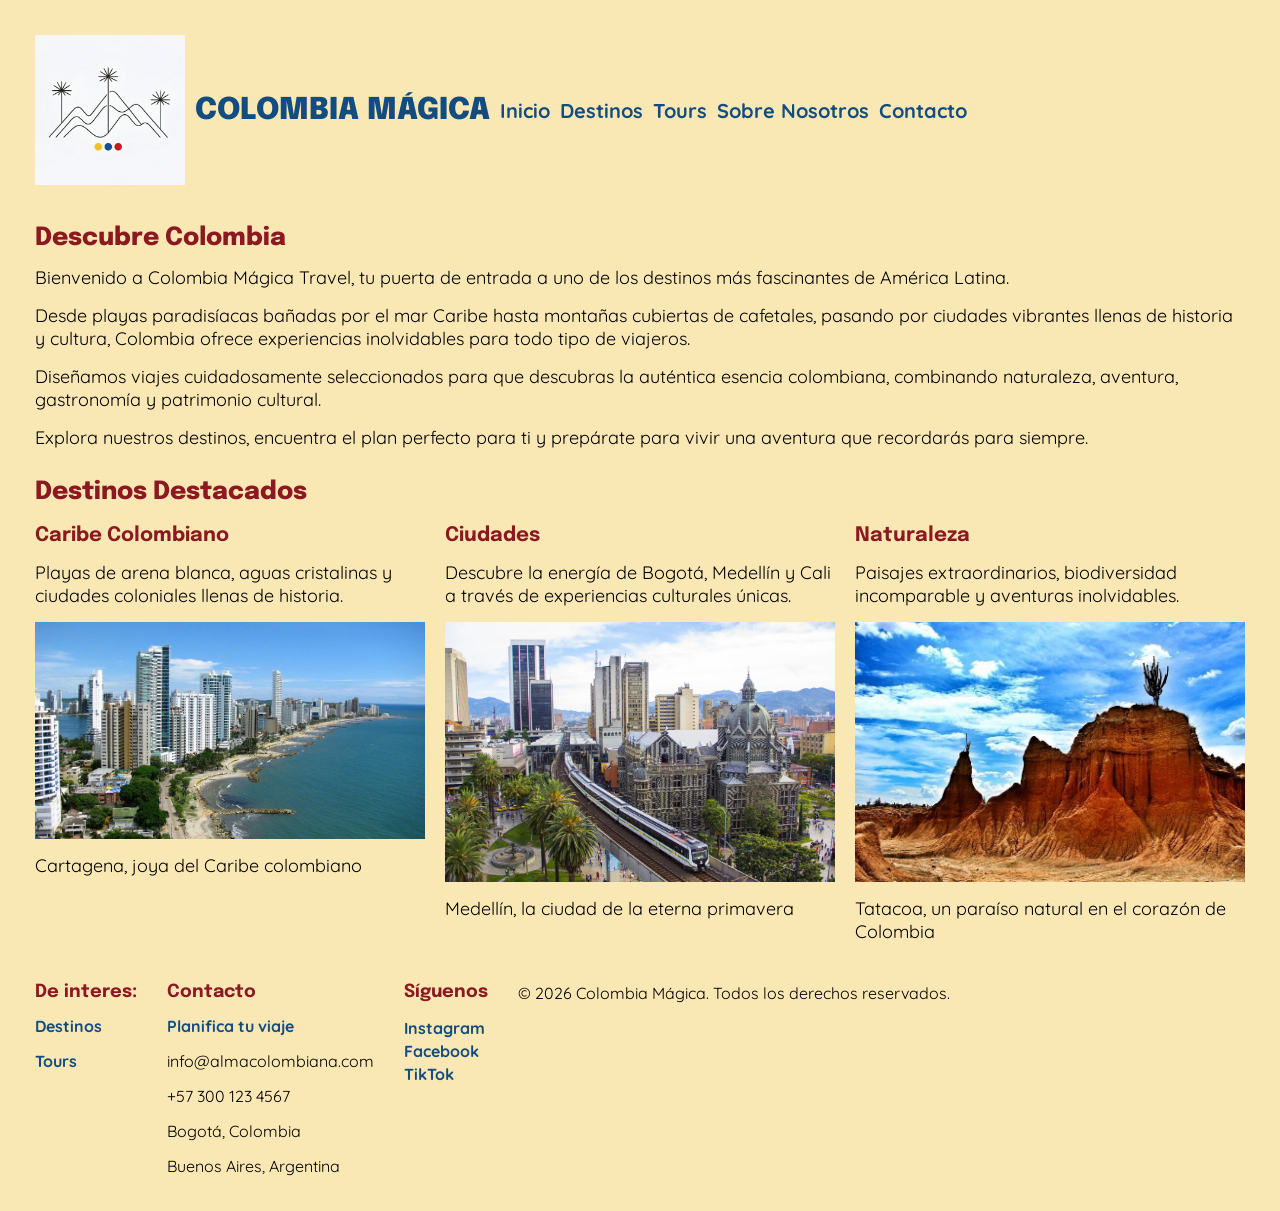
<file: index.html>
<!DOCTYPE html>
<html lang="es">
<head>
    <meta charset="UTF-8">
    <meta name="viewport" content="width=device-width, initial-scale=1.0">
    <title>COLOMBIA MÁGICA</title>
    <link rel="stylesheet" href="./styles/styles.css">
</head>
<body>
    <header>
        <figure>
            <img class="logoheader" src="img/logo.png" alt="Logo colombia magica">
        </figure>
        <h1>COLOMBIA MÁGICA</h1>        
        <nav>
            <ul>
                <li><a href="#">Inicio</a></li>
                <li><a href="./pages/proyectos.html">Destinos</a></li>
                <li><a href="./pages/servicios.html">Tours</a></li>
                <li><a href="./pages/sobre-mi.html">Sobre Nosotros</a></li>
                <li><a href="./pages/contacto.html">Contacto</a></li>
            </ul>
        </nav>
    </header>

    <main>
        <section class="introduccion-descubre-colombia">
                <h2>Descubre Colombia</h2>
                <p>Bienvenido a Colombia Mágica Travel, tu puerta de entrada a uno de los destinos más fascinantes de América Latina.</p>
                <p>Desde playas paradisíacas bañadas por el mar Caribe hasta montañas cubiertas de cafetales, pasando por ciudades vibrantes llenas de historia y cultura, Colombia ofrece experiencias inolvidables para todo tipo de viajeros.</p>
                <p>Diseñamos viajes cuidadosamente seleccionados para que descubras la auténtica esencia colombiana, combinando naturaleza, aventura, gastronomía y patrimonio cultural.</p>
                <p>Explora nuestros destinos, encuentra el plan perfecto para ti y prepárate para vivir una aventura que recordarás para siempre.</p>
        </section>
        <section class="destinos-destacados">
                <h2 class="titulo-destinos-destacados">Destinos Destacados</h2>
            <article class="destacados-caribe">
                    <h3>Caribe Colombiano</h3>
                    <p>Playas de arena blanca, aguas cristalinas y ciudades coloniales llenas de historia.</p>
                    <figure>
                        <img src="img/cartagena3.jpg" alt="Vista de las playas de cartagena, en la zona costera desde un angulo panoramico">
                        <figcaption>Cartagena, joya del Caribe colombiano</figcaption>
                    </figure>
           </article>
           <article class="destacados-ciudades">
                    <h3>Ciudades</h3>
                    <p>Descubre la energía de Bogotá, Medellín y Cali a través de experiencias culturales únicas.</p>
                    <figure>
                        <img src="img/med2.jpg" alt="Vista de medellin desde un punto paronamioc, viendo una plaza publica y edificios a su alrededor, junto con la linea del metro">
                        <figcaption>Medellín, la ciudad de la eterna primavera</figcaption>
                    </figure>
           </article>
           <article class="destacados-naturaleza">
                    <h3>Naturaleza</h3>
                    <p>Paisajes extraordinarios, biodiversidad incomparable y aventuras inolvidables.</p>
                    <figure>
                        <img src="img/tatacoa1.jpg" alt="Vista de la cordillera de tatacoa, con su paisaje desértico y formaciones geológicas únicas">
                        <figcaption>Tatacoa, un paraíso natural en el corazón de Colombia</figcaption>
                    </figure>
            </article>
        </section>
    </main>

    <footer>
        <section>
           <h3>De interes:</h3>
           <nav>
               <a href="./pages/proyectos.html">Destinos</a>
               <a href="./pages/servicios.html">Tours</a>
           </nav>
       </section>
       <section>
           <h3>Contacto</h3>
           <a href="./pages/contacto.html">Planifica tu viaje</a>
           <p>info@almacolombiana.com</p>
           <p>+57 300 123 4567</p>
           <p>Bogotá, Colombia</p>
           <p>Buenos Aires, Argentina</p>
       </section>
       <section>
           <h3>Síguenos</h3>
           <ul>
               <li><a href="instagram.com">Instagram</a></li>
               <li><a href="facebook.com">Facebook</a></li>
               <li><a href="tiktok.com">TikTok</a></li>
           </ul>
       </section>
       <section>
           <p>© 2026 Colombia Mágica. Todos los derechos reservados.</p>
       </section>
    </footer> 
</body>
</html>
</file>
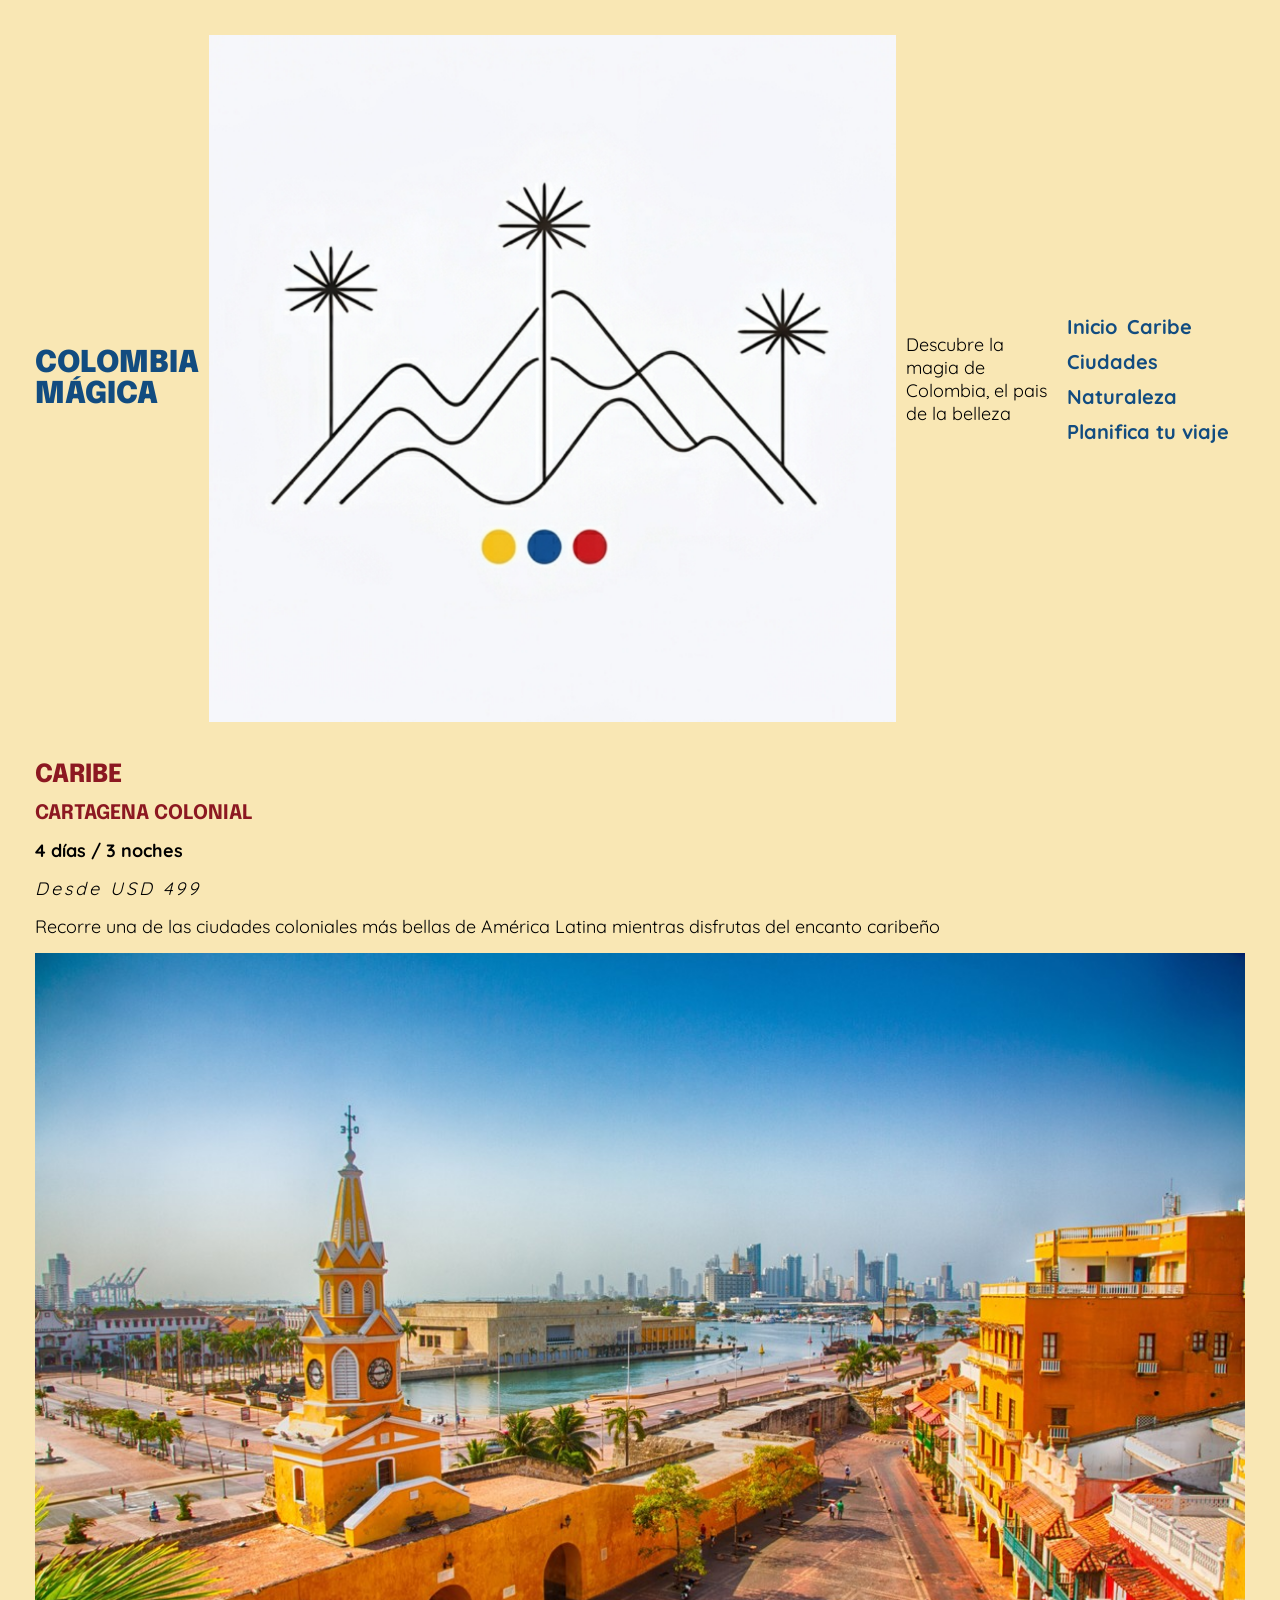
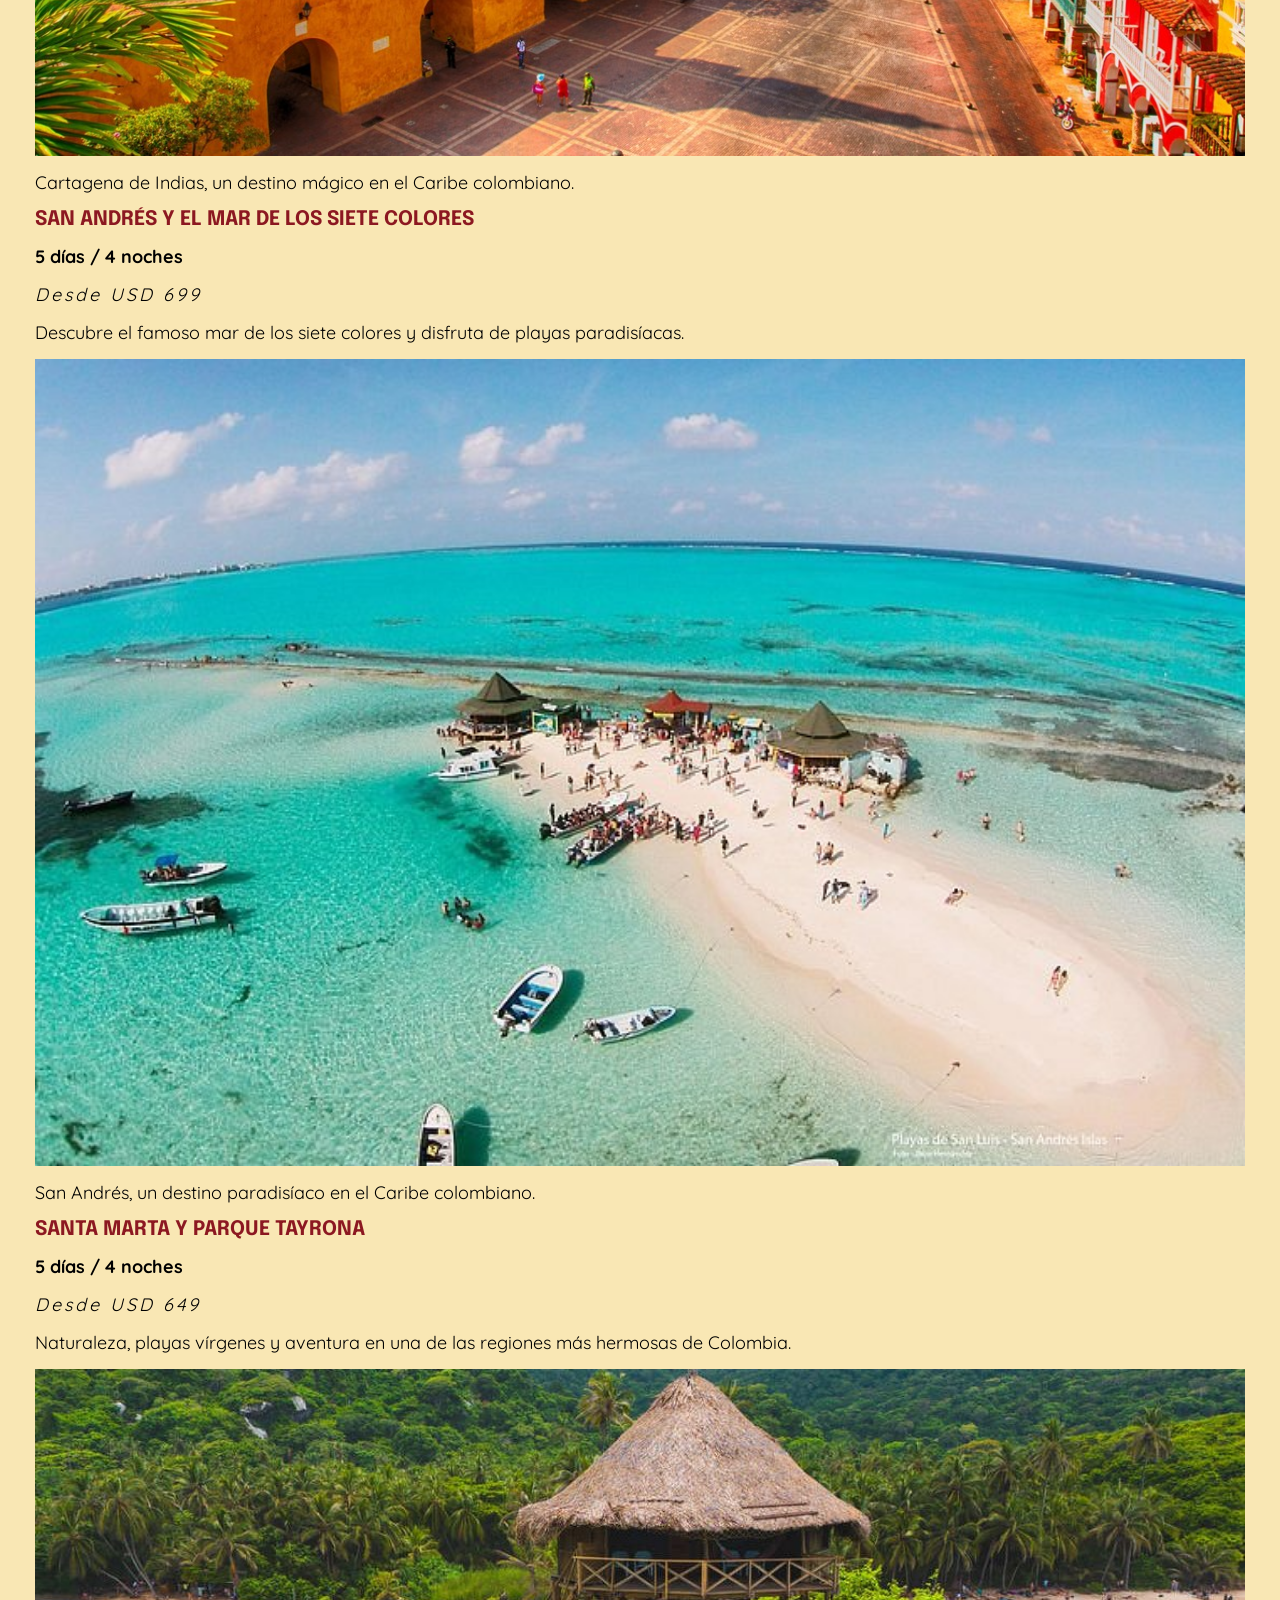
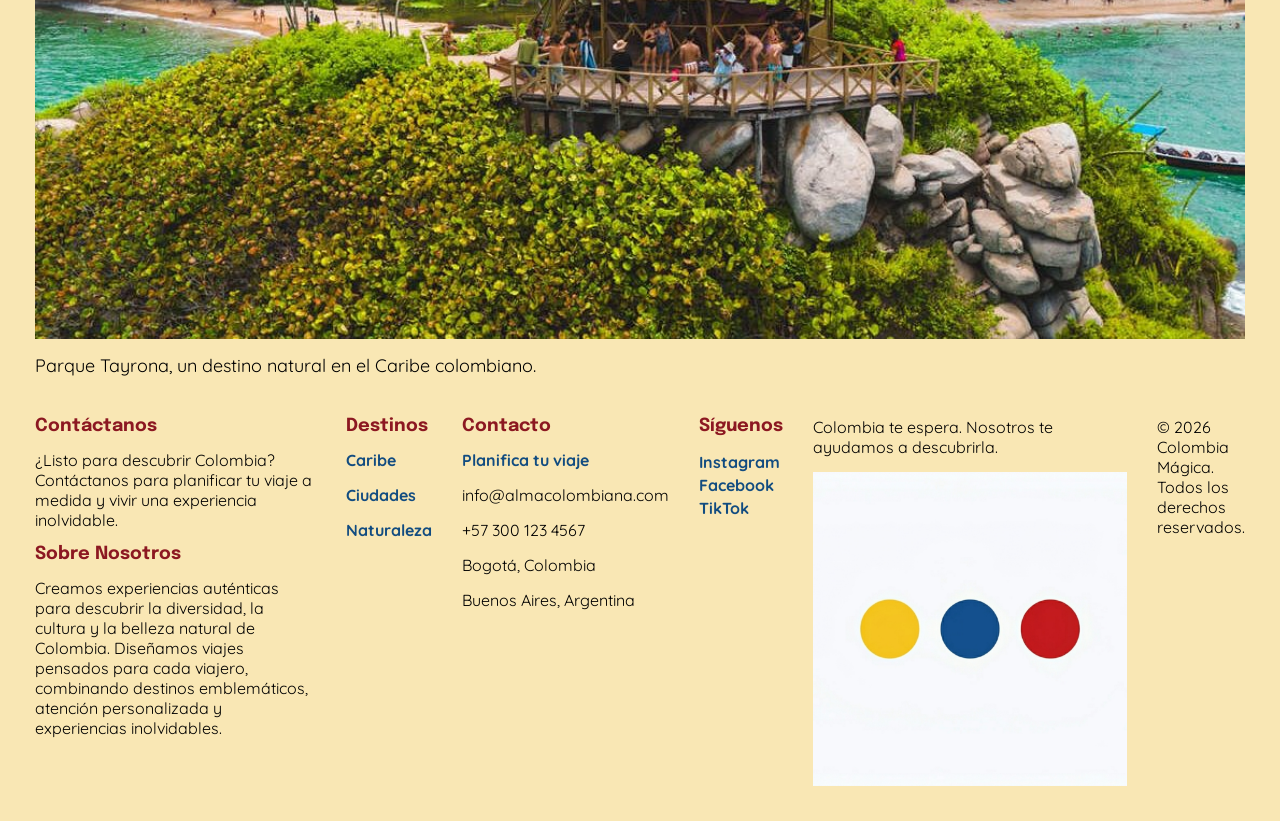
<file: pages/caribe.html>
<!DOCTYPE html>
<html lang="en">
<head>
    <meta charset="UTF-8">
    <meta name="viewport" content="width=device-width, initial-scale=1.0">
    <title>CARIBE</title>
    <link rel="stylesheet" href="../styles/styles.css">
</head>
<body>
    <header>
        <h1>COLOMBIA MÁGICA</h1>
        <figure>
            <img src="../img/logo.png" alt="Logo colombia magica">
        </figure>
        <p>Descubre la magia de Colombia, el pais de la belleza</p>

        <nav>
            <ul>
                <li><a href="../index.html">Inicio</a></li>
                <li><a href="caribe.html">Caribe</a></li>
                <li><a href="../pages/ciudades.html">Ciudades</a></li>
                <li><a href="../pages/naturaleza.html">Naturaleza</a></li>
                <li><a href="../pages/planifica.html">Planifica tu viaje</a></li>
            </ul>
        </nav>
    </header>

    <main>
           <section>
            <h2>CARIBE</h2>
            <article>
               <h3>CARTAGENA COLONIAL</h3>
                   <p class="duracion">4 días / 3 noches</p>
                   <p class="precio">Desde USD 499</p>
                   <p>Recorre una de las ciudades coloniales más bellas de América Latina mientras disfrutas del encanto caribeño</p>
                <figure>
                    <img src="../img/cartagena1.jpg" alt="Cartagena de Indias, vista de catedral emblematica.">
                    <figcaption>Cartagena de Indias, un destino mágico en el Caribe colombiano.</figcaption>
                </figure>
            </article>
            <article>
             <h3>SAN ANDRÉS Y EL MAR DE LOS SIETE COLORES</h3>
               <p class="duracion">5 días / 4 noches</p>
               <p class="precio">Desde USD 699</p>
               <p>Descubre el famoso mar de los siete colores y disfruta de playas paradisíacas.</p>
               <figure>
                   <img src="../img/san1.jpg" alt="San Andrés, vista del mar y playas de arena blanca.">
                   <figcaption>San Andrés, un destino paradisíaco en el Caribe colombiano.</figcaption>
               </figure>
            </article>
            <article>
               <h3>SANTA MARTA Y PARQUE TAYRONA</h3>
               <p class="duracion">5 días / 4 noches</p>
               <p class="precio">Desde USD 649</p>
               <p>Naturaleza, playas vírgenes y aventura en una de las regiones más hermosas de Colombia.</p>
               <figure>
                   <img src="../img/tayrona3.jpg" alt="Parque Tayrona, vista de la selva tropical y las playas.">
                   <figcaption>Parque Tayrona, un destino natural en el Caribe colombiano.</figcaption>
               </figure>
           </article>
       </section>
    </main>

    <footer>
        <section>
        <h3>Contáctanos</h3>
        <p>¿Listo para descubrir Colombia? Contáctanos para planificar tu viaje a medida y vivir una experiencia inolvidable.</p>
        <h3>Sobre Nosotros</h3>
        <p>Creamos experiencias auténticas para descubrir la diversidad, la cultura y la belleza natural de Colombia. Diseñamos viajes pensados para cada viajero, combinando destinos emblemáticos, atención personalizada y experiencias inolvidables.</p>
       </section>
       <section >
           <h3>Destinos</h3>
           <nav>
               <a href="../pages/caribe.html">Caribe</a>
               <a href="../pages/ciudades.html">Ciudades</a>
               <a href="../pages/naturaleza.html">Naturaleza</a>
           </nav>
       </section>
       <section>
           <h3>Contacto</h3>
           <a href="../pages/planifica.html">Planifica tu viaje</a>
           <p>info@almacolombiana.com</p>
           <p>+57 300 123 4567</p>
           <p>Bogotá, Colombia</p>
           <p>Buenos Aires, Argentina</p>
       </section>
       <section>
           <h3>Síguenos</h3>
           <ul>
               <li><a href="instagram.com">Instagram</a></li>
               <li><a href="facebook.com">Facebook</a></li>
               <li><a href="tiktok.com">TikTok</a></li>
           </ul>
       </section>
       <section>
           <p>Colombia te espera. Nosotros te ayudamos a descubrirla.</p>
            <figure>
            <img src="../img/logopuntos.png" alt="logopuntos colombia magica">
           </figure>
        </section>
       <section>
           <p>© 2026 Colombia Mágica. Todos los derechos reservados.</p>
       </section>
    </footer> 
</body>
</html>
</file>
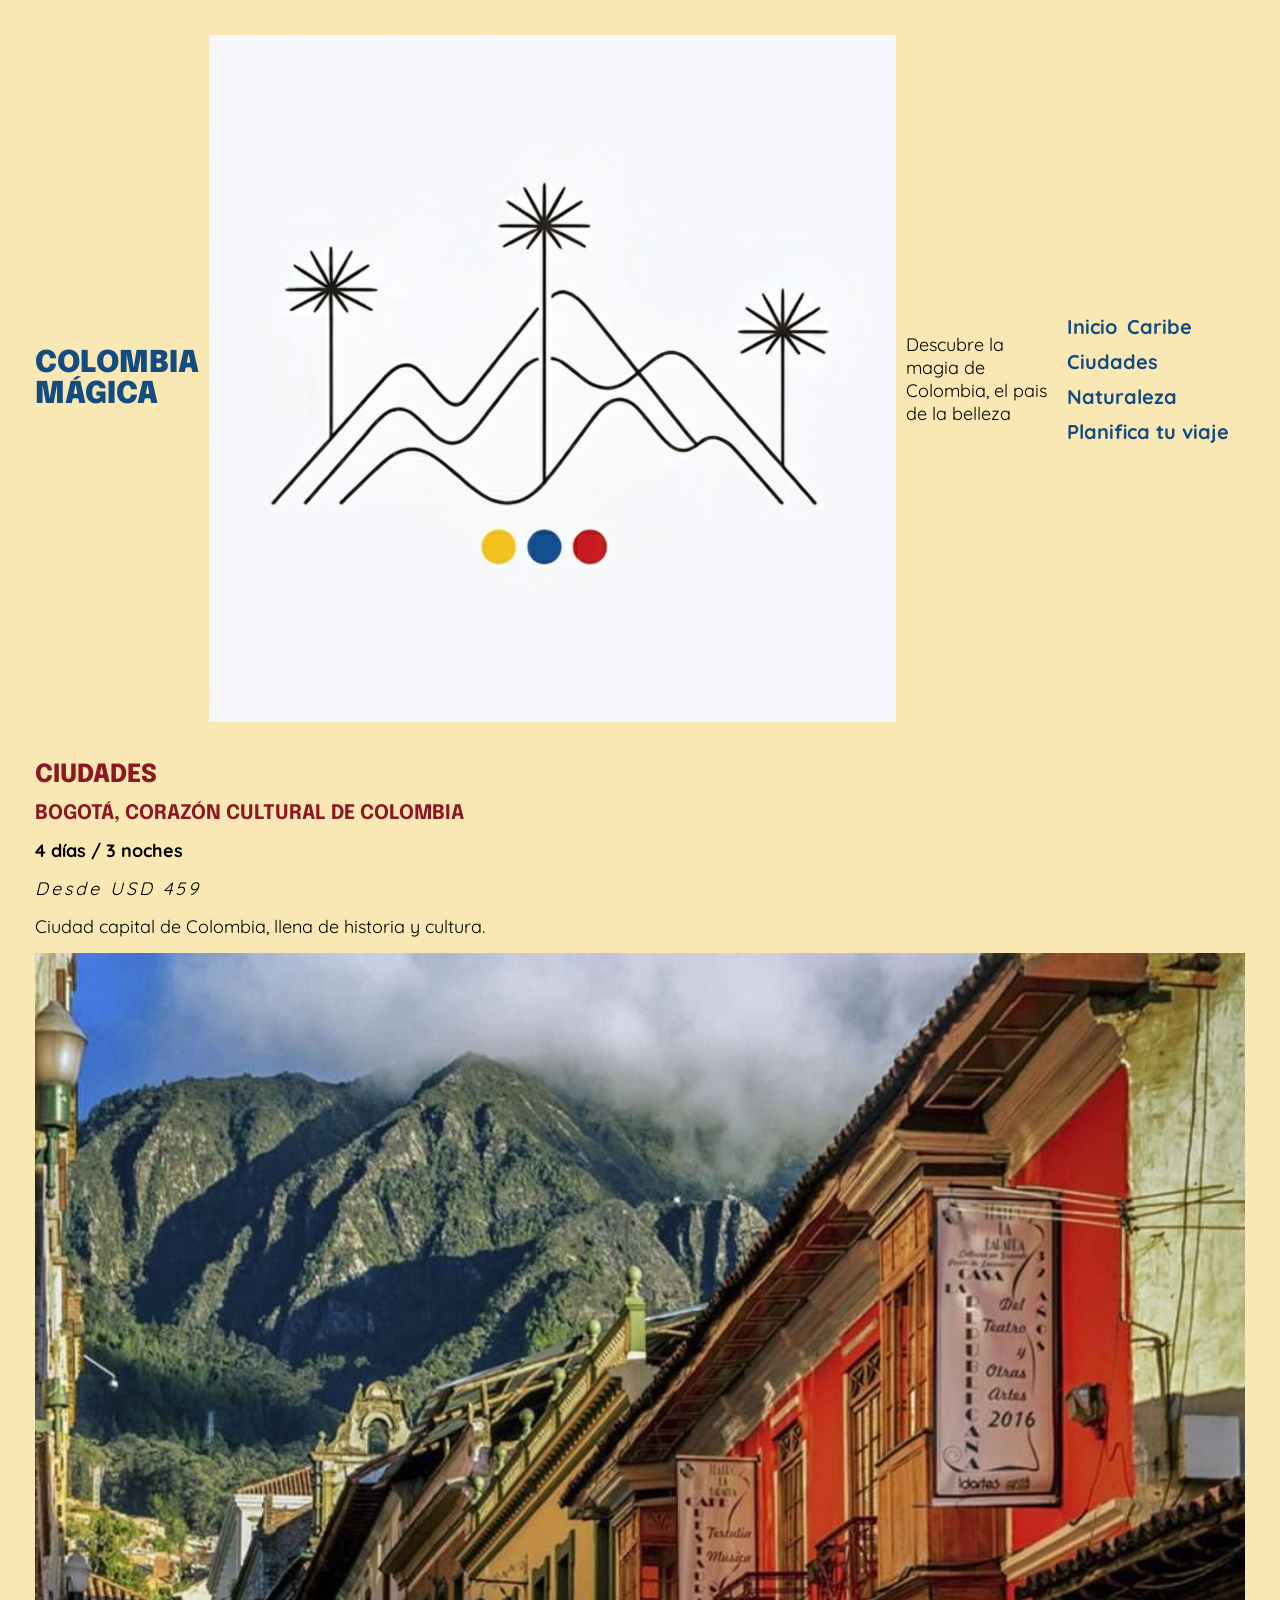
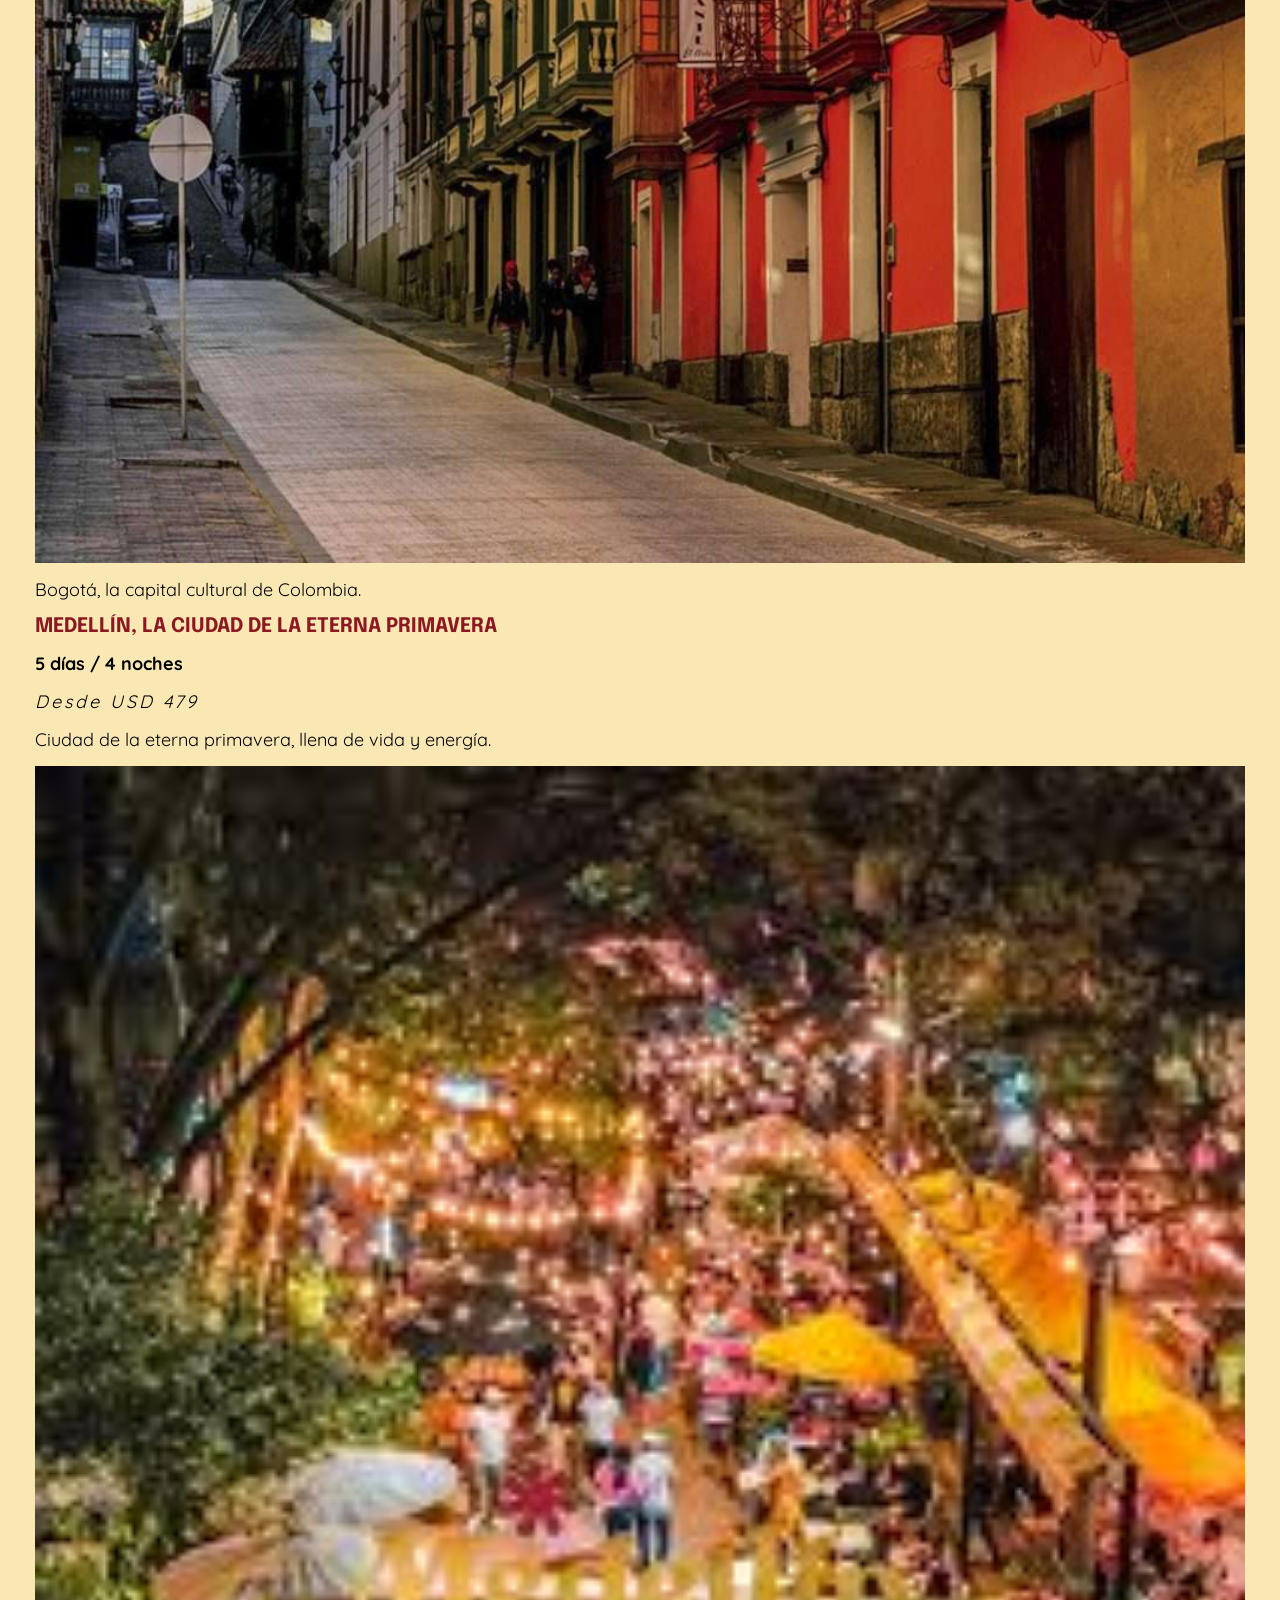
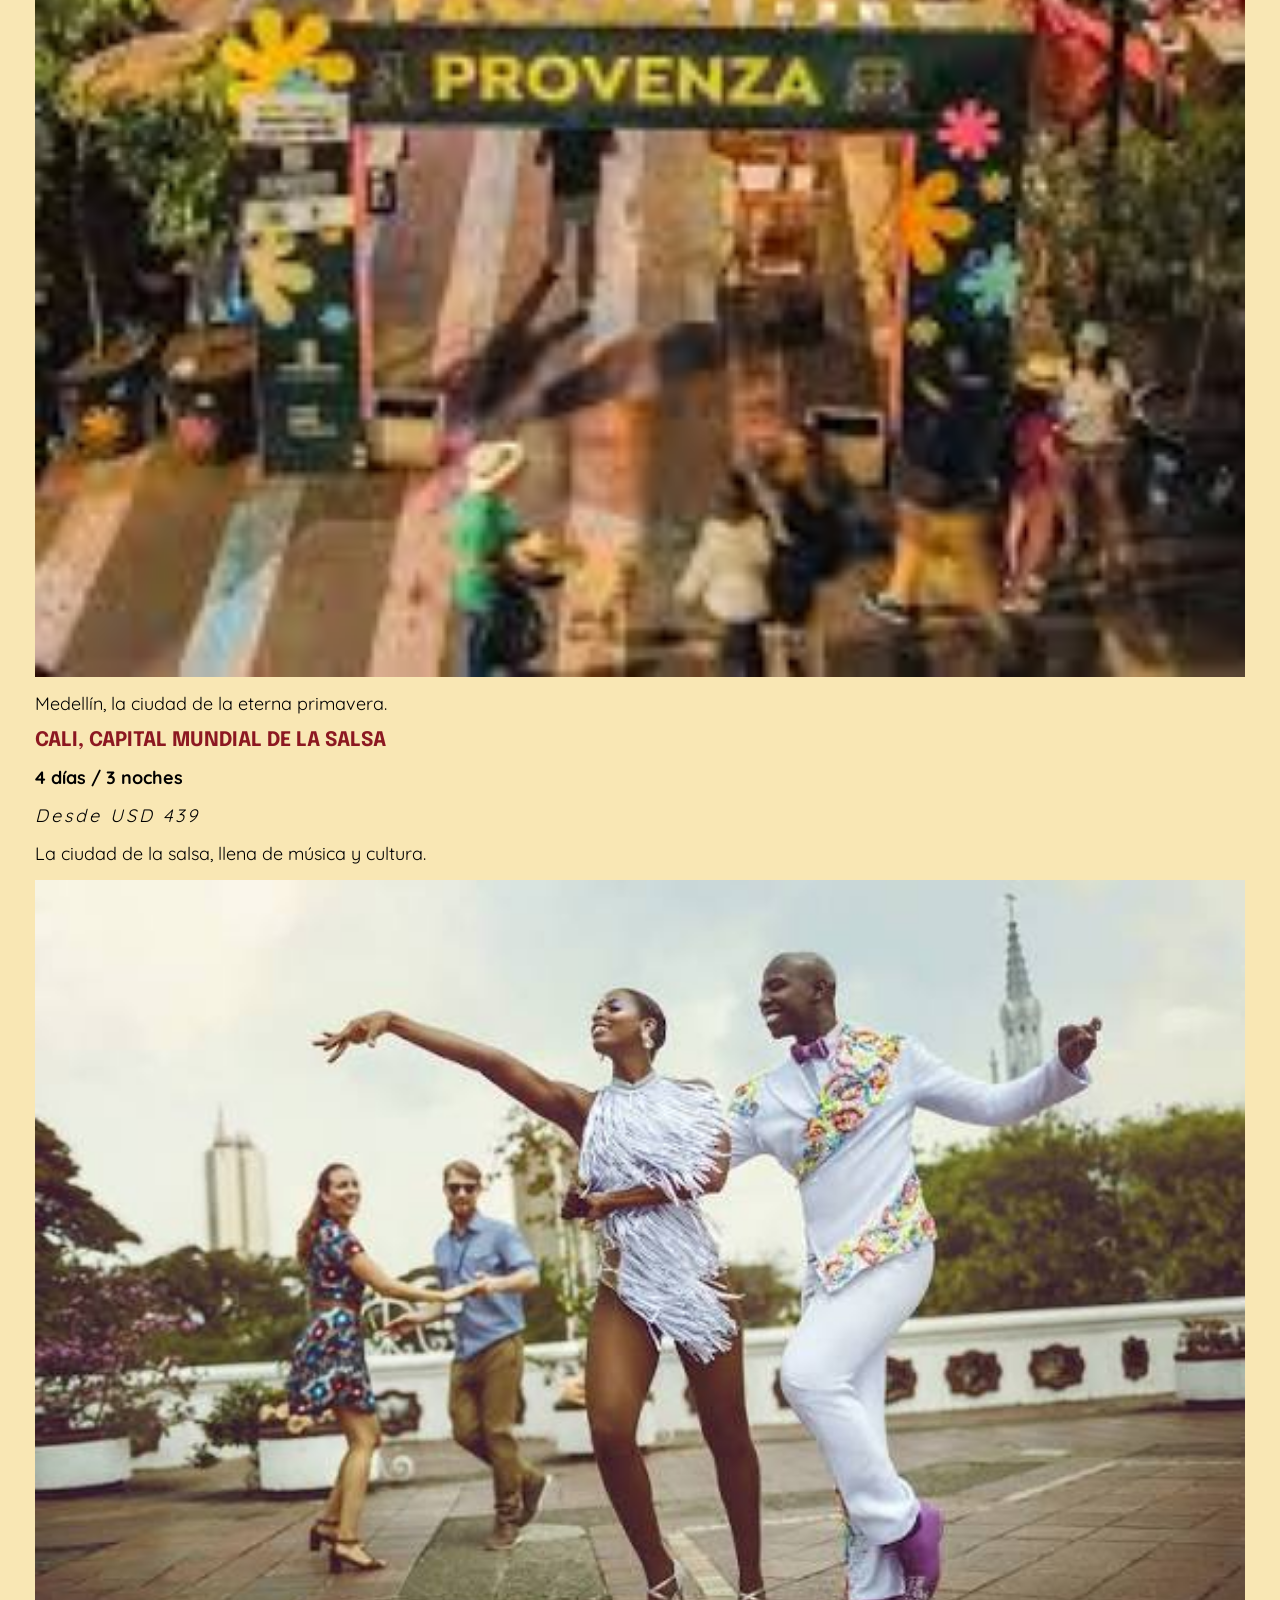
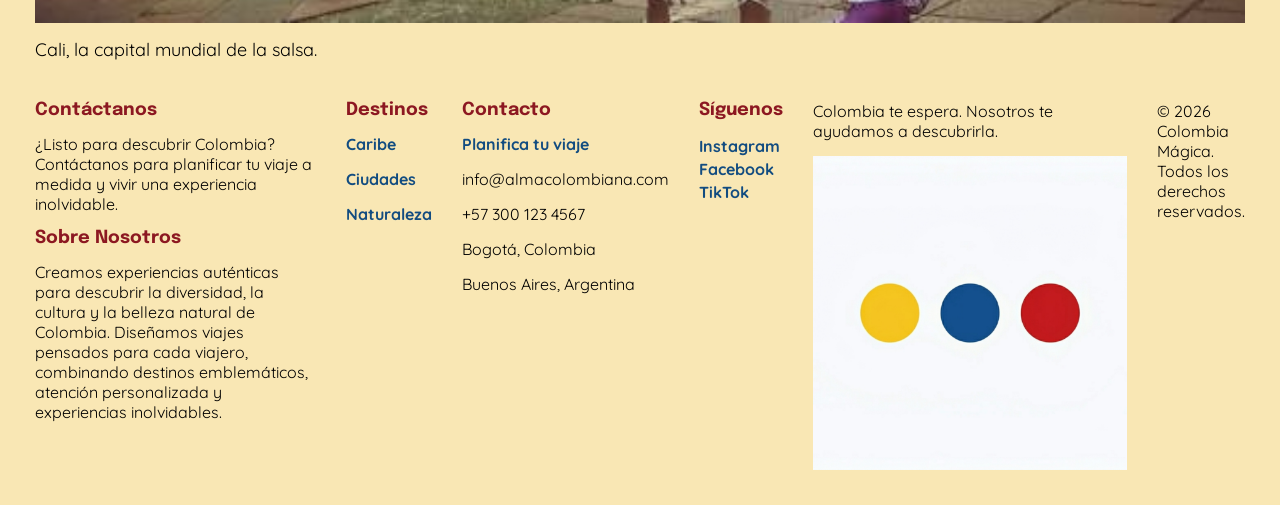
<file: pages/ciudades.html>
<!DOCTYPE html>
<html lang="en">
<head>
    <meta charset="UTF-8">
    <meta name="viewport" content="width=device-width, initial-scale=1.0">
    <title>CIUDADES</title>
    <link rel="stylesheet" href="../styles/styles.css">
</head>
<body>
    <header>
        <h1>COLOMBIA MÁGICA</h1>
        <figure>
            <img src="../img/logo.png" alt="Logo colombia magica">
        </figure>
        <p>Descubre la magia de Colombia, el pais de la belleza</p>

        <nav>
            <ul>
                <li><a href="../index.html">Inicio</a></li>
                <li><a href="../pages/caribe.html">Caribe</a></li>
                <li><a href="#">Ciudades</a></li>
                <li><a href="../pages/naturaleza.html">Naturaleza</a></li>
                <li><a href="../pages/planifica.html">Planifica tu viaje</a></li>
            </ul>
        </nav>
    </header>

    <main>
           <section>
            <h2>CIUDADES</h2>
            <article>
               <h3>BOGOTÁ, CORAZÓN CULTURAL DE COLOMBIA</h3>
                   <p class="duracion">4 días / 3 noches</p>
                   <p class="precio">Desde USD 459</p>
                   <p>Ciudad capital de Colombia, llena de historia y cultura.</p>
                <figure>
                    <img src="../img/bog1.jpg" alt="Bogotá, vista de una de sus calles del barrio de la candelaria">
                    <figcaption>Bogotá, la capital cultural de Colombia.</figcaption>
                </figure>
            </article>
            <article>
             <h3>MEDELLÍN, LA CIUDAD DE LA ETERNA PRIMAVERA</h3>
               <p class="duracion">5 días / 4 noches</p>
               <p class="precio">Desde USD 479</p>
               <p>Ciudad de la eterna primavera, llena de vida y energía.</p>
               <figure>
                   <img src="../img/med4.jpeg" alt="Provenza, barrio nocturno de Medellín.">
                   <figcaption>Medellín, la ciudad de la eterna primavera.</figcaption>
               </figure>
            </article>
            <article>
               <h3>CALI, CAPITAL MUNDIAL DE LA SALSA</h3>
               <p class="duracion">4 días / 3 noches</p>
               <p class="precio">Desde USD 439</p>
               <p>La ciudad de la salsa, llena de música y cultura.</p>
               <figure>
                   <img src="../img/cali1.jpeg" alt="Pareja de bailarines de la salsa">
                   <figcaption>Cali, la capital mundial de la salsa.</figcaption>
               </figure>
           </article>
       </section>
    </main>

    <footer>
        <section>
        <h3>Contáctanos</h3>
        <p>¿Listo para descubrir Colombia? Contáctanos para planificar tu viaje a medida y vivir una experiencia inolvidable.</p>
        <h3>Sobre Nosotros</h3>
        <p>Creamos experiencias auténticas para descubrir la diversidad, la cultura y la belleza natural de Colombia. Diseñamos viajes pensados para cada viajero, combinando destinos emblemáticos, atención personalizada y experiencias inolvidables.</p>
       </section>
       <section >
           <h3>Destinos</h3>
           <nav>
               <a href="../pages/caribe.html">Caribe</a>
               <a href="ciudades.html">Ciudades</a>
               <a href="../pages/naturaleza.html">Naturaleza</a>
           </nav>
       </section>
       <section>
           <h3>Contacto</h3>
           <a href="../pages/planifica.html">Planifica tu viaje</a>
           <p>info@almacolombiana.com</p>
           <p>+57 300 123 4567</p>
           <p>Bogotá, Colombia</p>
           <p>Buenos Aires, Argentina</p>
       </section>
       <section>
           <h3>Síguenos</h3>
           <ul>
               <li><a href="instagram.com">Instagram</a></li>
               <li><a href="facebook.com">Facebook</a></li>
               <li><a href="tiktok.com">TikTok</a></li>
           </ul>
       </section>
       <section>
           <p>Colombia te espera. Nosotros te ayudamos a descubrirla.</p>
            <figure>
            <img src="../img/logopuntos.png" alt="logopuntos colombia magica">
           </figure>
        </section>
       <section>
           <p>© 2026 Colombia Mágica. Todos los derechos reservados.</p>
       </section>
    </footer> 
</body>
</html>
</file>
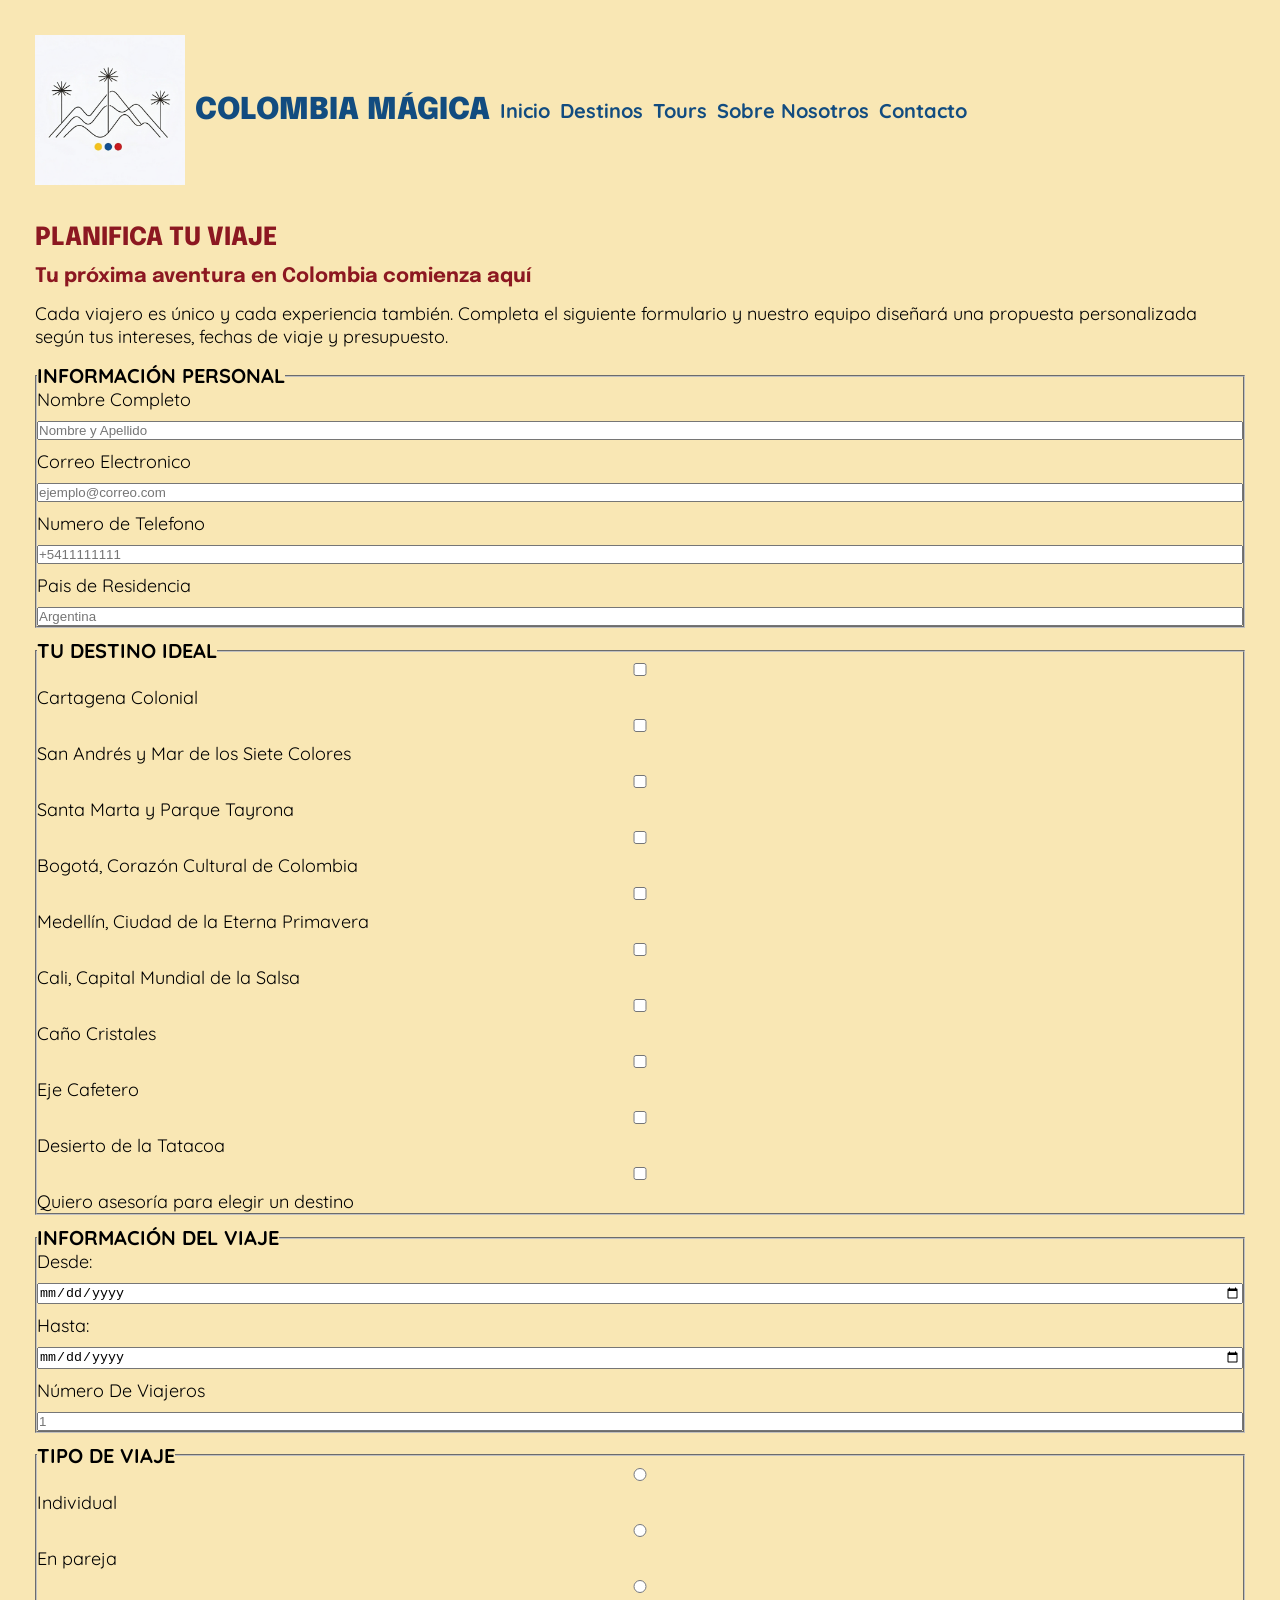
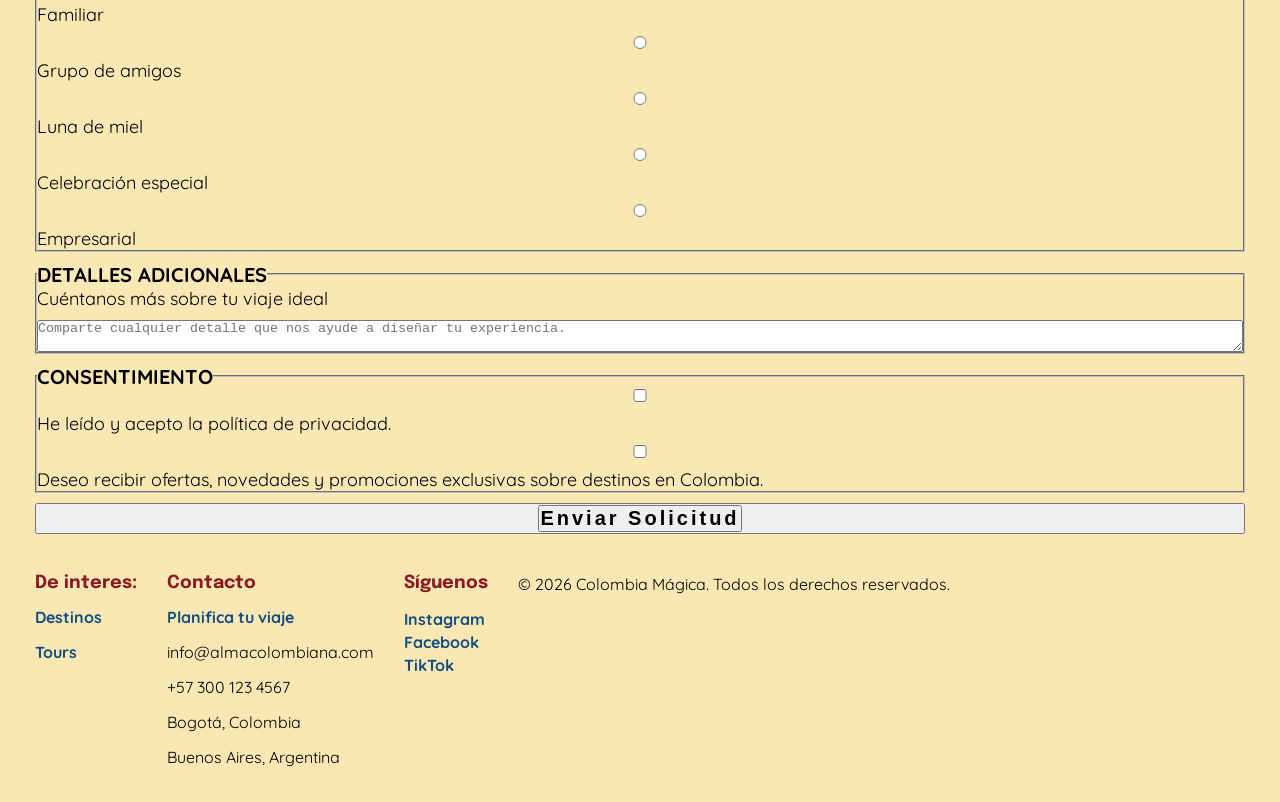
<file: pages/contacto.html>
<!DOCTYPE html>
<html lang="es">
<head>
    <meta charset="UTF-8">
    <meta name="viewport" content="width=device-width, initial-scale=1.0">
    <title>COLOMBIA MÁGICA</title>
    <link rel="stylesheet" href="../styles/styles.css">
</head>
<body>
    <header>
        <figure>
            <img class="logoheader" src="../img/logo.png" alt="Logo colombia magica">
        </figure>
        <h1>COLOMBIA MÁGICA</h1>
        <nav>
            <ul>
                <li><a href="../index.html">Inicio</a></li>
                <li><a href="../pages/proyectos.html">Destinos</a></li>
                <li><a href="../pages/servicios.html">Tours</a></li>
                <li><a href="../pages/sobre-mi.html">Sobre Nosotros</a></li>
                <li><a href="#">Contacto</a></li>
            </ul>
        </nav>
    </header>

    <main>
    <section>
        <h2>PLANIFICA TU VIAJE</h2>
        <h3>Tu próxima aventura en Colombia comienza aquí</h3>
        <p>Cada viajero es único y cada experiencia también. Completa el siguiente formulario y nuestro equipo diseñará una propuesta personalizada según tus intereses, fechas de viaje y presupuesto.</p>
        <form action="">
               <fieldset>
                   <legend>INFORMACIÓN PERSONAL</legend>
                       <label for="nombre"> Nombre Completo </label>
                       <input type="text" id="nombre" placeholder="Nombre y Apellido" required>

                       <label for="correo">Correo Electronico</label>
                       <input type="email" id="correo" placeholder="ejemplo@correo.com" required>

                       <label for="numero">Numero de Telefono</label>
                       <input type="tel" id="numero" placeholder="+5411111111" required>

                       <label for="pais">Pais de Residencia</label>
                       <input type="text" id="pais" placeholder="Argentina" required>
               </fieldset>
               <fieldset>
                   <legend>TU DESTINO IDEAL</legend>
                       <input type="checkbox" id="cartagena">
                       <label for="cartagena">Cartagena Colonial</label>

                       <input type="checkbox" id="sanandres">
                       <label for="sanandres">San Andrés y Mar de los Siete Colores</label>

                       <input type="checkbox" id="santamarta">
                       <label for="santamarta">Santa Marta y Parque Tayrona</label>

                       <input type="checkbox" id="bogota">
                       <label for="bogota">Bogotá, Corazón Cultural de Colombia</label>

                       <input type="checkbox" id="medellin">
                       <label for="medellin">Medellín, Ciudad de la Eterna Primavera</label>

                       <input type="checkbox" id="cali">
                       <label for="cali">Cali, Capital Mundial de la Salsa</label>

                       <input type="checkbox" id="canocristales">
                       <label for="canocristales">Caño Cristales</label>

                       <input type="checkbox" id="ejecafetero">
                       <label for="ejecafetero">Eje Cafetero</label>

                       <input type="checkbox" id="desierto">
                       <label for="desierto">Desierto de la Tatacoa</label>

                       <input type="checkbox" id="asesoria">
                       <label for="asesoria">Quiero asesoría para elegir un destino</label>
               </fieldset>
               <fieldset>
                   <legend>INFORMACIÓN DEL VIAJE</legend>
                   <label for="inicio">Desde:</label>
                   <input type="date" id="inicio" required>

                   <label for="fin">Hasta:</label>
                   <input type="date" id="fin" required>

                   <label for="viajeros">Número De Viajeros</label>
                   <input type="number" id="viajeros" placeholder="1" required>
               </fieldset>
               <fieldset>
                <legend>TIPO DE VIAJE</legend>
                   <input type="radio" id="individual" name="una">
                   <label for="individual">Individual</label>

                   <input type="radio" id="enpareja" name="una">
                   <label for="enpareja">En pareja</label>

                   <input type="radio" id="familiar" name="una">
                   <label for="familiar">Familiar</label>

                   <input type="radio" id="amigos" name="una">
                   <label for="amigos">Grupo de amigos</label>

                   <input type="radio" id="lunademiel" name="una">
                   <label for="lunademiel">Luna de miel</label>

                   <input type="radio" id="celebracion" name="una">
                   <label for="celebracion">Celebración especial</label>

                   <input type="radio" id="empresarial" name="una">
                   <label for="empresarial">Empresarial</label>
               </fieldset>
               <fieldset>
                   <legend>DETALLES ADICIONALES</legend>
                   <label for="comentarios">Cuéntanos más sobre tu viaje ideal</label>
                   <textarea name="comentarios" id="comentarios" placeholder="Comparte cualquier detalle que nos ayude a diseñar tu experiencia."></textarea>
               </fieldset>
               <fieldset>
                   <legend>CONSENTIMIENTO</legend>
                   <input type="checkbox" id="consentimiento">
                   <label for="consentimiento">He leído y acepto la política de privacidad.</label>

                   <input type="checkbox" id="suscripcion">
                   <label for="suscripcion">Deseo recibir ofertas, novedades y promociones exclusivas sobre destinos en Colombia.</label>
               </fieldset>
               <button>
                <input class="enviarformulario" type="submit" name="" id="" value="Enviar Solicitud">
            </button>
               
           </form>
    </section>
    </main>

    <footer>
        <section>
        <h3>De interes:</h3>
           <nav>
               <a href="../pages/proyectos.html">Destinos</a>
               <a href="../pages/servicios.html">Tours</a>
           </nav>
       </section>
       <section>
           <h3>Contacto</h3>
           <a href="../pages/contacto.html">Planifica tu viaje</a>
           <p>info@almacolombiana.com</p>
           <p>+57 300 123 4567</p>
           <p>Bogotá, Colombia</p>
           <p>Buenos Aires, Argentina</p>
       </section>
       <section>
           <h3>Síguenos</h3>
           <ul>
               <li><a href="instagram.com">Instagram</a></li>
               <li><a href="facebook.com">Facebook</a></li>
               <li><a href="tiktok.com">TikTok</a></li>
           </ul>
       </section>
       <section>
           <p>© 2026 Colombia Mágica. Todos los derechos reservados.</p>
       </section>
    </footer> 
</body>
</html>
</file>
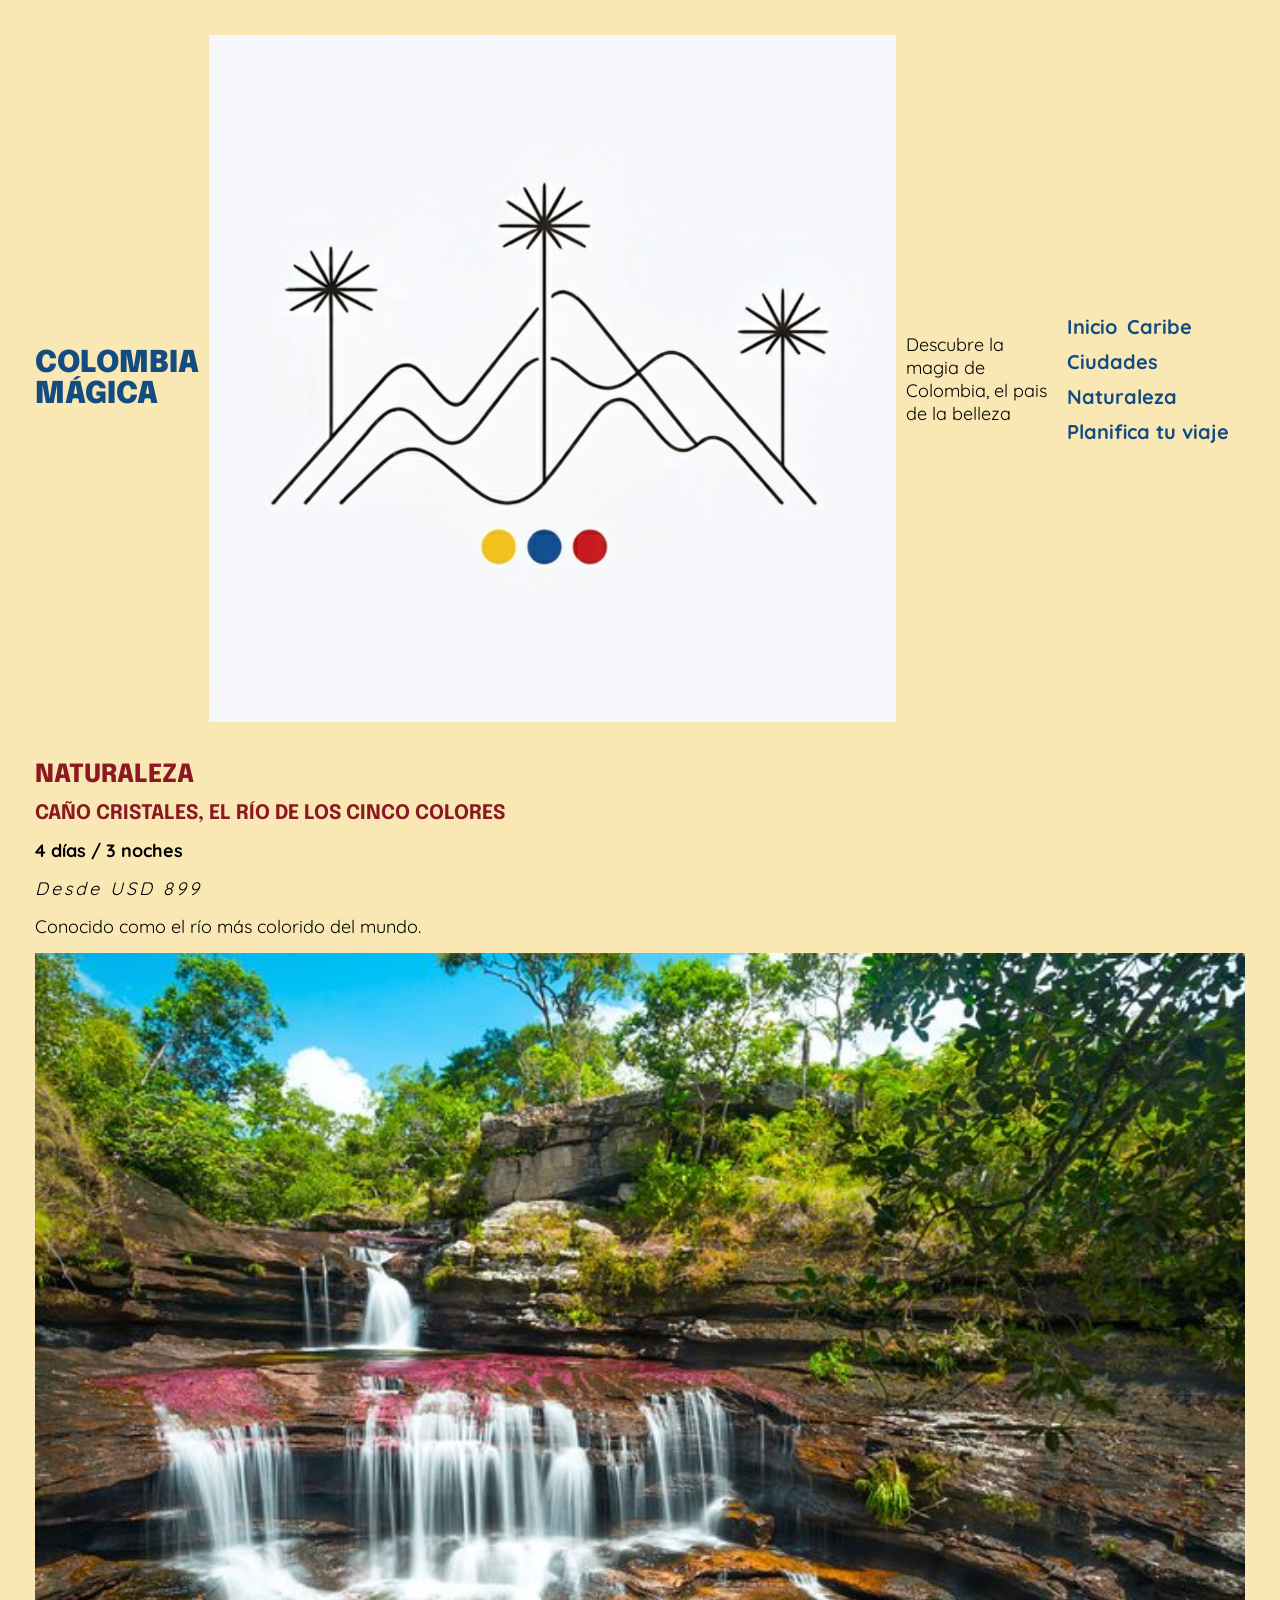
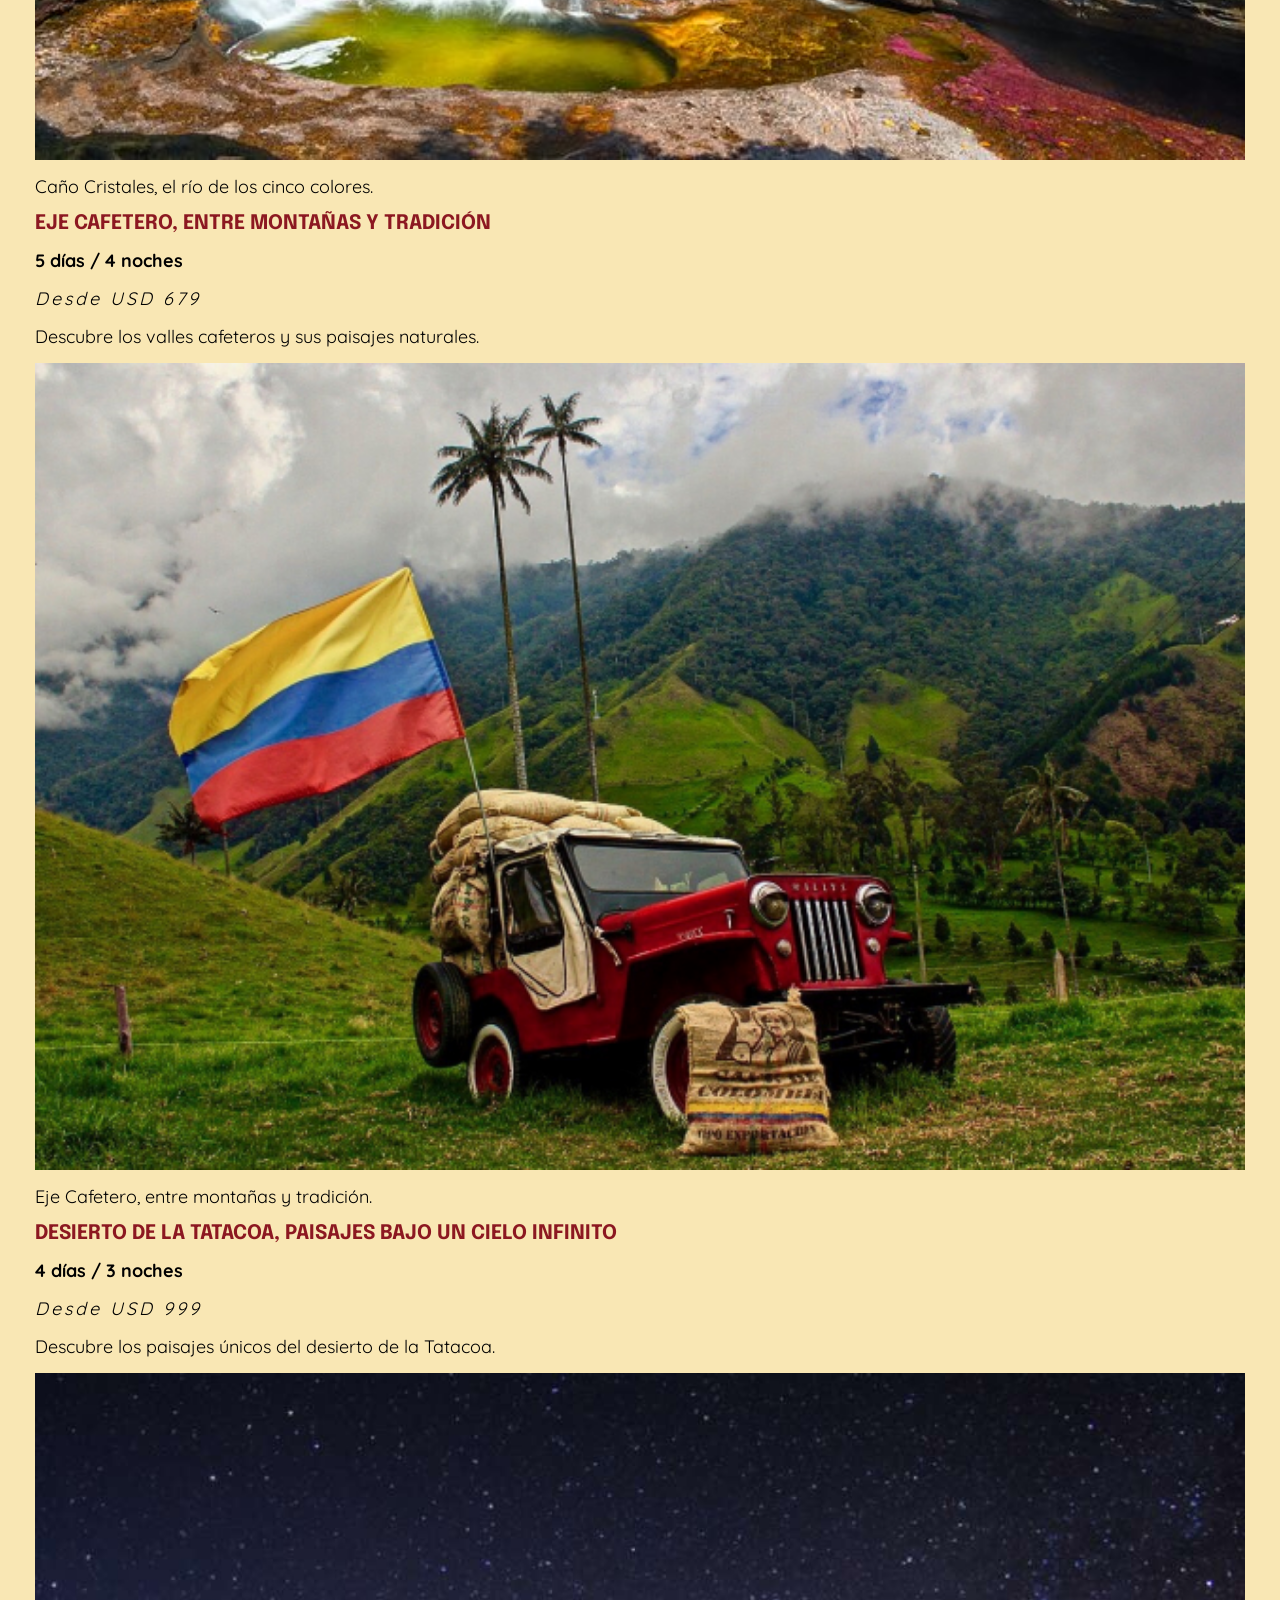
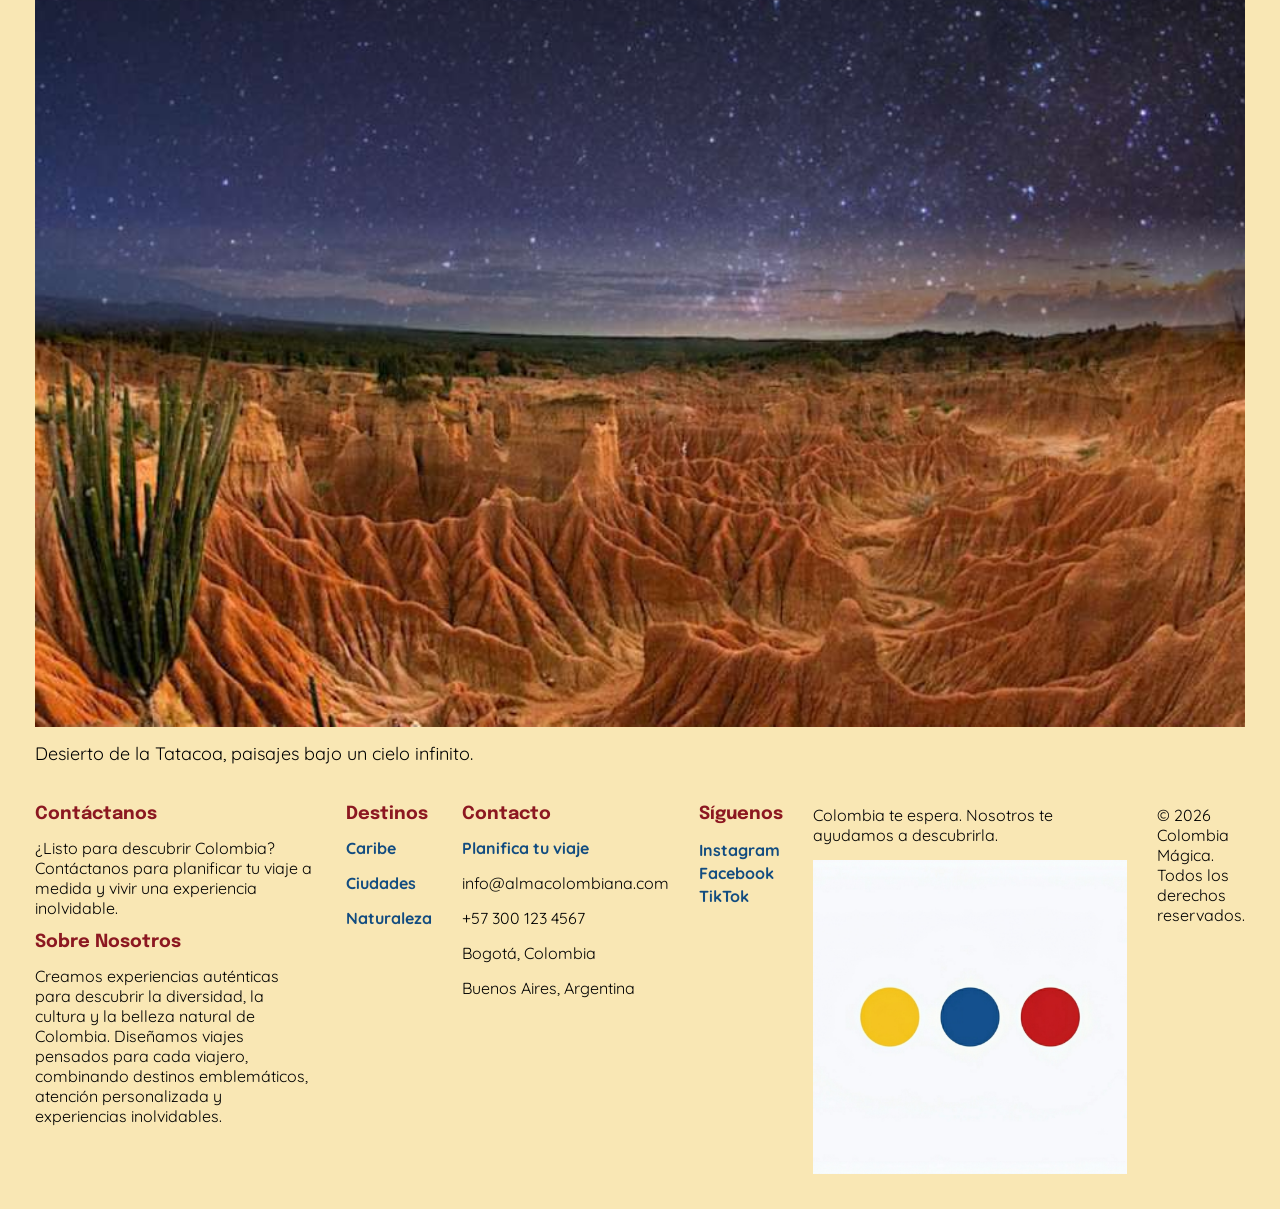
<file: pages/naturaleza.html>
<!DOCTYPE html>
<html lang="en">
<head>
    <meta charset="UTF-8">
    <meta name="viewport" content="width=device-width, initial-scale=1.0">
    <title>NATURALEZA</title>
    <link rel="stylesheet" href="../styles/styles.css">
</head>
<body>
    <header>
        <h1>COLOMBIA MÁGICA</h1>
        <figure>
            <img src="../img/logo.png" alt="Logo colombia magica">
        </figure>
        <p>Descubre la magia de Colombia, el pais de la belleza</p>

        <nav>
            <ul>
                <li><a href="../index.html">Inicio</a></li>
                <li><a href="../pages/caribe.html">Caribe</a></li>
                <li><a href="../pages/ciudades.html">Ciudades</a></li>
                <li><a href="#">Naturaleza</a></li>
                <li><a href="../pages/planifica.html">Planifica tu viaje</a></li>
            </ul>
        </nav>
    </header>

    <main>
           <section>
            <h2>NATURALEZA</h2>
            <article>
               <h3>CAÑO CRISTALES, EL RÍO DE LOS CINCO COLORES</h3>
                   <p class="duracion">4 días / 3 noches</p>
                   <p class="precio">Desde USD 899</p>
                   <p>Conocido como el río más colorido del mundo.</p>
                <figure>
                    <img src="../img/cano1.jpg" alt="Caño Cristales, el río de los cinco colores">
                    <figcaption>Caño Cristales, el río de los cinco colores.</figcaption>
                </figure>
            </article>
            <article>
             <h3>EJE CAFETERO, ENTRE MONTAÑAS Y TRADICIÓN</h3>
               <p class="duracion">5 días / 4 noches</p>
               <p class="precio">Desde USD 679</p>
               <p>Descubre los valles cafeteros y sus paisajes naturales.</p>
               <figure>
                   <img src="../img/eje1.jpg" alt="Valle cafetero, paisaje natural y tradicion colombiana, jeep y bandera de Colombia">
                   <figcaption>Eje Cafetero, entre montañas y tradición.</figcaption>
               </figure>
            </article>
            <article>
               <h3>DESIERTO DE LA TATACOA, PAISAJES BAJO UN CIELO INFINITO</h3>
               <p class="duracion">4 días / 3 noches</p>
               <p class="precio">Desde USD 999</p>
               <p>Descubre los paisajes únicos del desierto de la Tatacoa.</p>
               <figure>
                   <img src="../img/tatacoa2.jpg" alt="Desierto de la Tatacoa, paisaje natural en la noche con cielo estrellado">
                   <figcaption>Desierto de la Tatacoa, paisajes bajo un cielo infinito.</figcaption>
               </figure>
           </article>
       </section>
    </main>

    <footer>
        <section>
        <h3>Contáctanos</h3>
        <p>¿Listo para descubrir Colombia? Contáctanos para planificar tu viaje a medida y vivir una experiencia inolvidable.</p>
        <h3>Sobre Nosotros</h3>
        <p>Creamos experiencias auténticas para descubrir la diversidad, la cultura y la belleza natural de Colombia. Diseñamos viajes pensados para cada viajero, combinando destinos emblemáticos, atención personalizada y experiencias inolvidables.</p>
       </section>
       <section >
           <h3>Destinos</h3>
           <nav>
               <a href="../pages/caribe.html">Caribe</a>
               <a href="../pages/ciudades.html">Ciudades</a>
               <a href="../pages/naturaleza.html">Naturaleza</a>
           </nav>
       </section>
       <section>
           <h3>Contacto</h3>
           <a href="../pages/planifica.html">Planifica tu viaje</a>
           <p>info@almacolombiana.com</p>
           <p>+57 300 123 4567</p>
           <p>Bogotá, Colombia</p>
           <p>Buenos Aires, Argentina</p>
       </section>
       <section>
           <h3>Síguenos</h3>
           <ul>
               <li><a href="instagram.com">Instagram</a></li>
               <li><a href="facebook.com">Facebook</a></li>
               <li><a href="tiktok.com">TikTok</a></li>
           </ul>
       </section>
       <section>
           <p>Colombia te espera. Nosotros te ayudamos a descubrirla.</p>
            <figure>
            <img src="../img/logopuntos.png" alt="logopuntos colombia magica">
           </figure>
        </section>
       <section>
           <p>© 2026 Colombia Mágica. Todos los derechos reservados.</p>
       </section>
    </footer> 
</body>
</html>
</file>
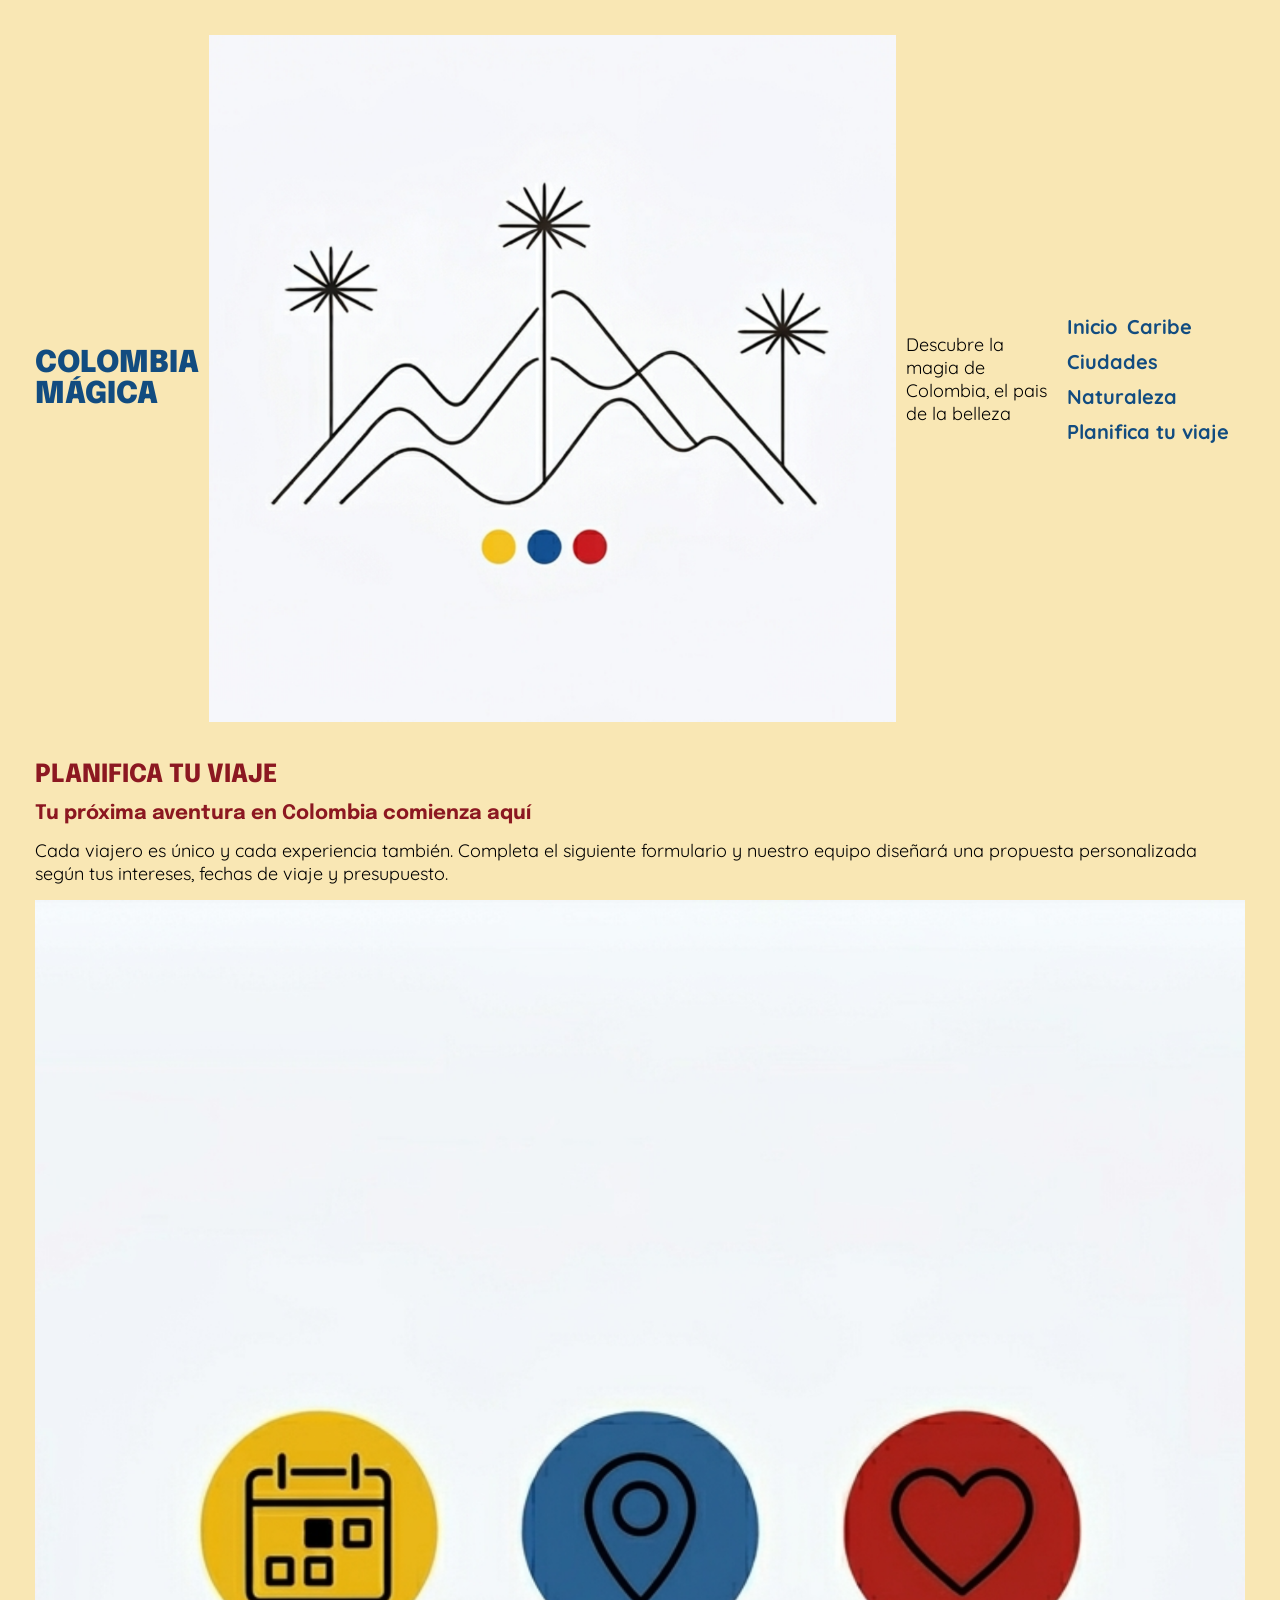
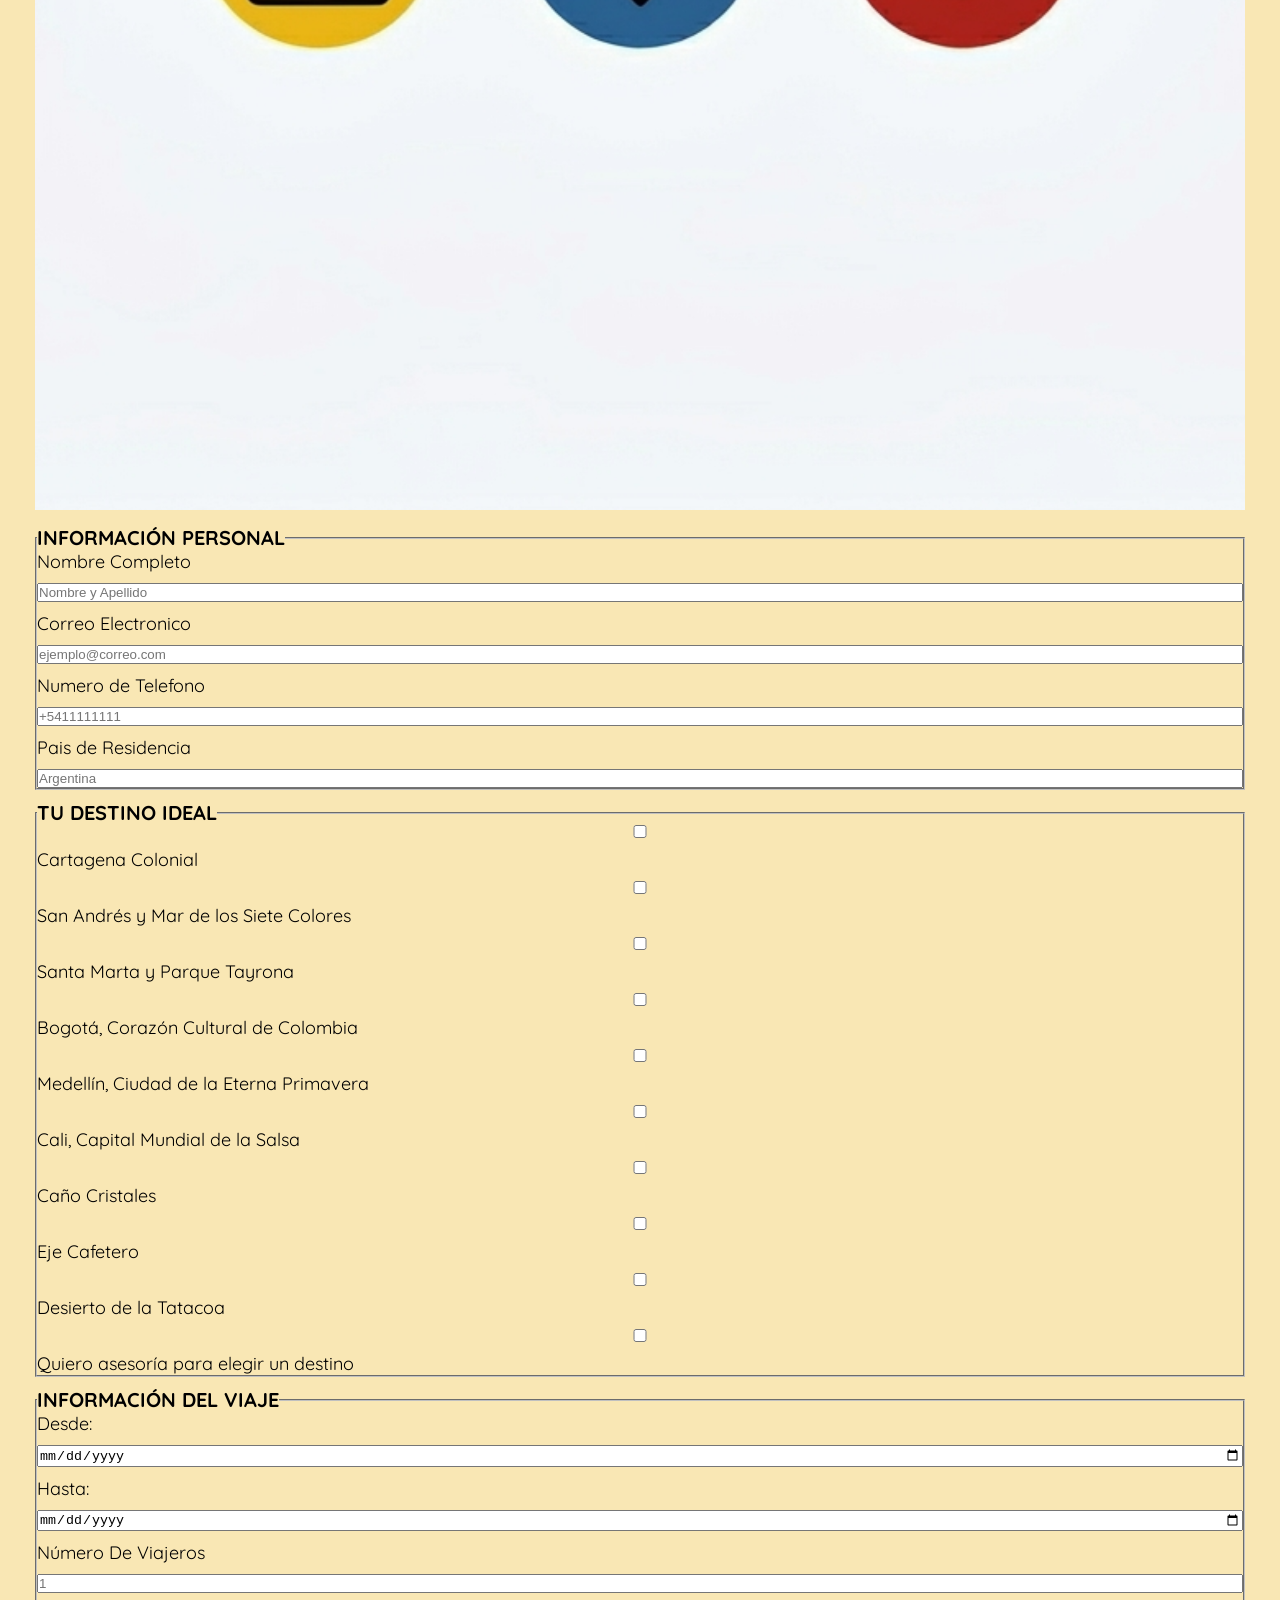
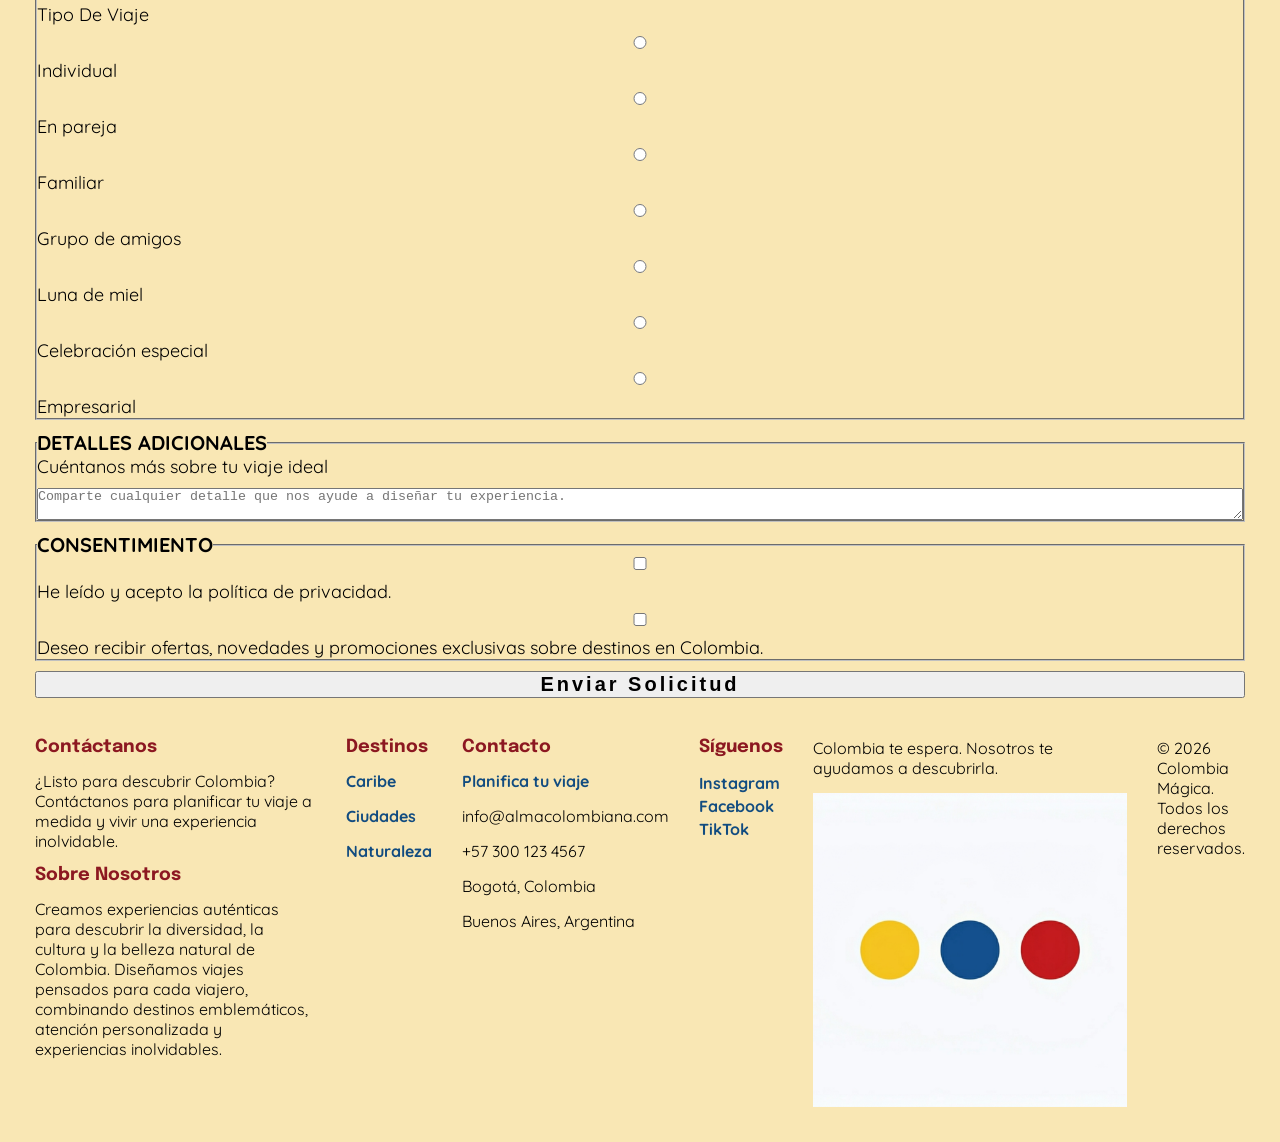
<file: pages/planifica.html>
<!DOCTYPE html>
<html lang="en">
<head>
    <meta charset="UTF-8">
    <meta name="viewport" content="width=device-width, initial-scale=1.0">
    <title>PLANIFICA</title>
    <link rel="stylesheet" href="../styles/styles.css">
</head>
<body>
    <header>
        <h1>COLOMBIA MÁGICA</h1>
        <figure>
            <img src="../img/logo.png" alt="Logo colombia magica">
        </figure>
        <p>Descubre la magia de Colombia, el pais de la belleza</p>

        <nav>
            <ul>
                <li><a href="../index.html">Inicio</a></li>
                <li><a href="../pages/caribe.html">Caribe</a></li>
                <li><a href="../pages/ciudades.html">Ciudades</a></li>
                <li><a href="../pages/naturaleza.html">Naturaleza</a></li>
                <li><a href="#">Planifica tu viaje</a></li>
            </ul>
        </nav>
    </header>

    <main>
    <section>
        <h2>PLANIFICA TU VIAJE</h2>
        <h3>Tu próxima aventura en Colombia comienza aquí</h3>
        <p>Cada viajero es único y cada experiencia también. Completa el siguiente formulario y nuestro equipo diseñará una propuesta personalizada según tus intereses, fechas de viaje y presupuesto.</p>
        <figure>
            <img src="../img/logoplanifica.png" alt="logotipo para la seccion de planifica el viaje">
        </figure>
        <form action="">
               <fieldset>
                   <legend>INFORMACIÓN PERSONAL</legend>
                       <label for="nombre"> Nombre Completo </label>
                       <input type="text" id="nombre" placeholder="Nombre y Apellido" required>

                       <label for="correo">Correo Electronico</label>
                       <input type="email" id="correo" placeholder="ejemplo@correo.com" required>

                       <label for="numero">Numero de Telefono</label>
                       <input type="tel" id="numero" placeholder="+5411111111" required>

                       <label for="pais">Pais de Residencia</label>
                       <input type="text" id="pais" placeholder="Argentina" required>
               </fieldset>
               <fieldset>
                   <legend>TU DESTINO IDEAL</legend>
                       <input type="checkbox" id="cartagena">
                       <label for="cartagena">Cartagena Colonial</label>

                       <input type="checkbox" id="sanandres">
                       <label for="sanandres">San Andrés y Mar de los Siete Colores</label>

                       <input type="checkbox" id="santamarta">
                       <label for="santamarta">Santa Marta y Parque Tayrona</label>

                       <input type="checkbox" id="bogota">
                       <label for="bogota">Bogotá, Corazón Cultural de Colombia</label>

                       <input type="checkbox" id="medellin">
                       <label for="medellin">Medellín, Ciudad de la Eterna Primavera</label>

                       <input type="checkbox" id="cali">
                       <label for="cali">Cali, Capital Mundial de la Salsa</label>

                       <input type="checkbox" id="canocristales">
                       <label for="canocristales">Caño Cristales</label>

                       <input type="checkbox" id="ejecafetero">
                       <label for="ejecafetero">Eje Cafetero</label>

                       <input type="checkbox" id="desierto">
                       <label for="desierto">Desierto de la Tatacoa</label>

                       <input type="checkbox" id="asesoria">
                       <label for="asesoria">Quiero asesoría para elegir un destino</label>
               </fieldset>
               <fieldset>
                   <legend>INFORMACIÓN DEL VIAJE</legend>
                   <label for="inicio">Desde:</label>
                   <input type="date" id="inicio" required>

                   <label for="fin">Hasta:</label>
                   <input type="date" id="fin" required>

                   <label for="viajeros">Número De Viajeros</label>
                   <input type="number" id="viajeros" placeholder="1" required>

                   <p>Tipo De Viaje</p>
                   <input type="radio" id="individual" name="una">
                   <label for="individual">Individual</label>

                   <input type="radio" id="enpareja" name="una">
                   <label for="enpareja">En pareja</label>

                   <input type="radio" id="familiar" name="una">
                   <label for="familiar">Familiar</label>

                   <input type="radio" id="amigos" name="una">
                   <label for="amigos">Grupo de amigos</label>

                   <input type="radio" id="lunademiel" name="una">
                   <label for="lunademiel">Luna de miel</label>

                   <input type="radio" id="celebracion" name="una">
                   <label for="celebracion">Celebración especial</label>

                   <input type="radio" id="empresarial" name="una">
                   <label for="empresarial">Empresarial</label>
               </fieldset>
               <fieldset>
                   <legend>DETALLES ADICIONALES</legend>
                   <label for="comentarios">Cuéntanos más sobre tu viaje ideal</label>
                   <textarea name="comentarios" id="comentarios" placeholder="Comparte cualquier detalle que nos ayude a diseñar tu experiencia."></textarea>
               </fieldset>
               <fieldset>
                   <legend>CONSENTIMIENTO</legend>
                   <input type="checkbox" id="consentimiento">
                   <label for="consentimiento">He leído y acepto la política de privacidad.</label>

                   <input type="checkbox" id="suscripcion">
                   <label for="suscripcion">Deseo recibir ofertas, novedades y promociones exclusivas sobre destinos en Colombia.</label>
               </fieldset>
               <input class="enviarformulario" type="submit" name="" id="" value="Enviar Solicitud">
           </form>
    </section>
    </main>

    <footer>
        <section>
        <h3>Contáctanos</h3>
        <p>¿Listo para descubrir Colombia? Contáctanos para planificar tu viaje a medida y vivir una experiencia inolvidable.</p>
        <h3>Sobre Nosotros</h3>
        <p>Creamos experiencias auténticas para descubrir la diversidad, la cultura y la belleza natural de Colombia. Diseñamos viajes pensados para cada viajero, combinando destinos emblemáticos, atención personalizada y experiencias inolvidables.</p>
       </section>
       <section >
           <h3>Destinos</h3>
           <nav>
               <a href="../pages/caribe.html">Caribe</a>
               <a href="../pages/ciudades.html">Ciudades</a>
               <a href="../pages/naturaleza.html">Naturaleza</a>
           </nav>
       </section>
       <section>
           <h3>Contacto</h3>
           <a href="../pages/planifica.html">Planifica tu viaje</a>
           <p>info@almacolombiana.com</p>
           <p>+57 300 123 4567</p>
           <p>Bogotá, Colombia</p>
           <p>Buenos Aires, Argentina</p>
       </section>
       <section>
           <h3>Síguenos</h3>
           <ul>
               <li><a href="instagram.com">Instagram</a></li>
               <li><a href="facebook.com">Facebook</a></li>
               <li><a href="tiktok.com">TikTok</a></li>
           </ul>
       </section>
       <section>
           <p>Colombia te espera. Nosotros te ayudamos a descubrirla.</p>
            <figure>
            <img src="../img/logopuntos.png" alt="logopuntos colombia magica">
           </figure>
        </section>
       <section>
           <p>© 2026 Colombia Mágica. Todos los derechos reservados.</p>
       </section>
    </footer> 
</body>
</html>
</file>
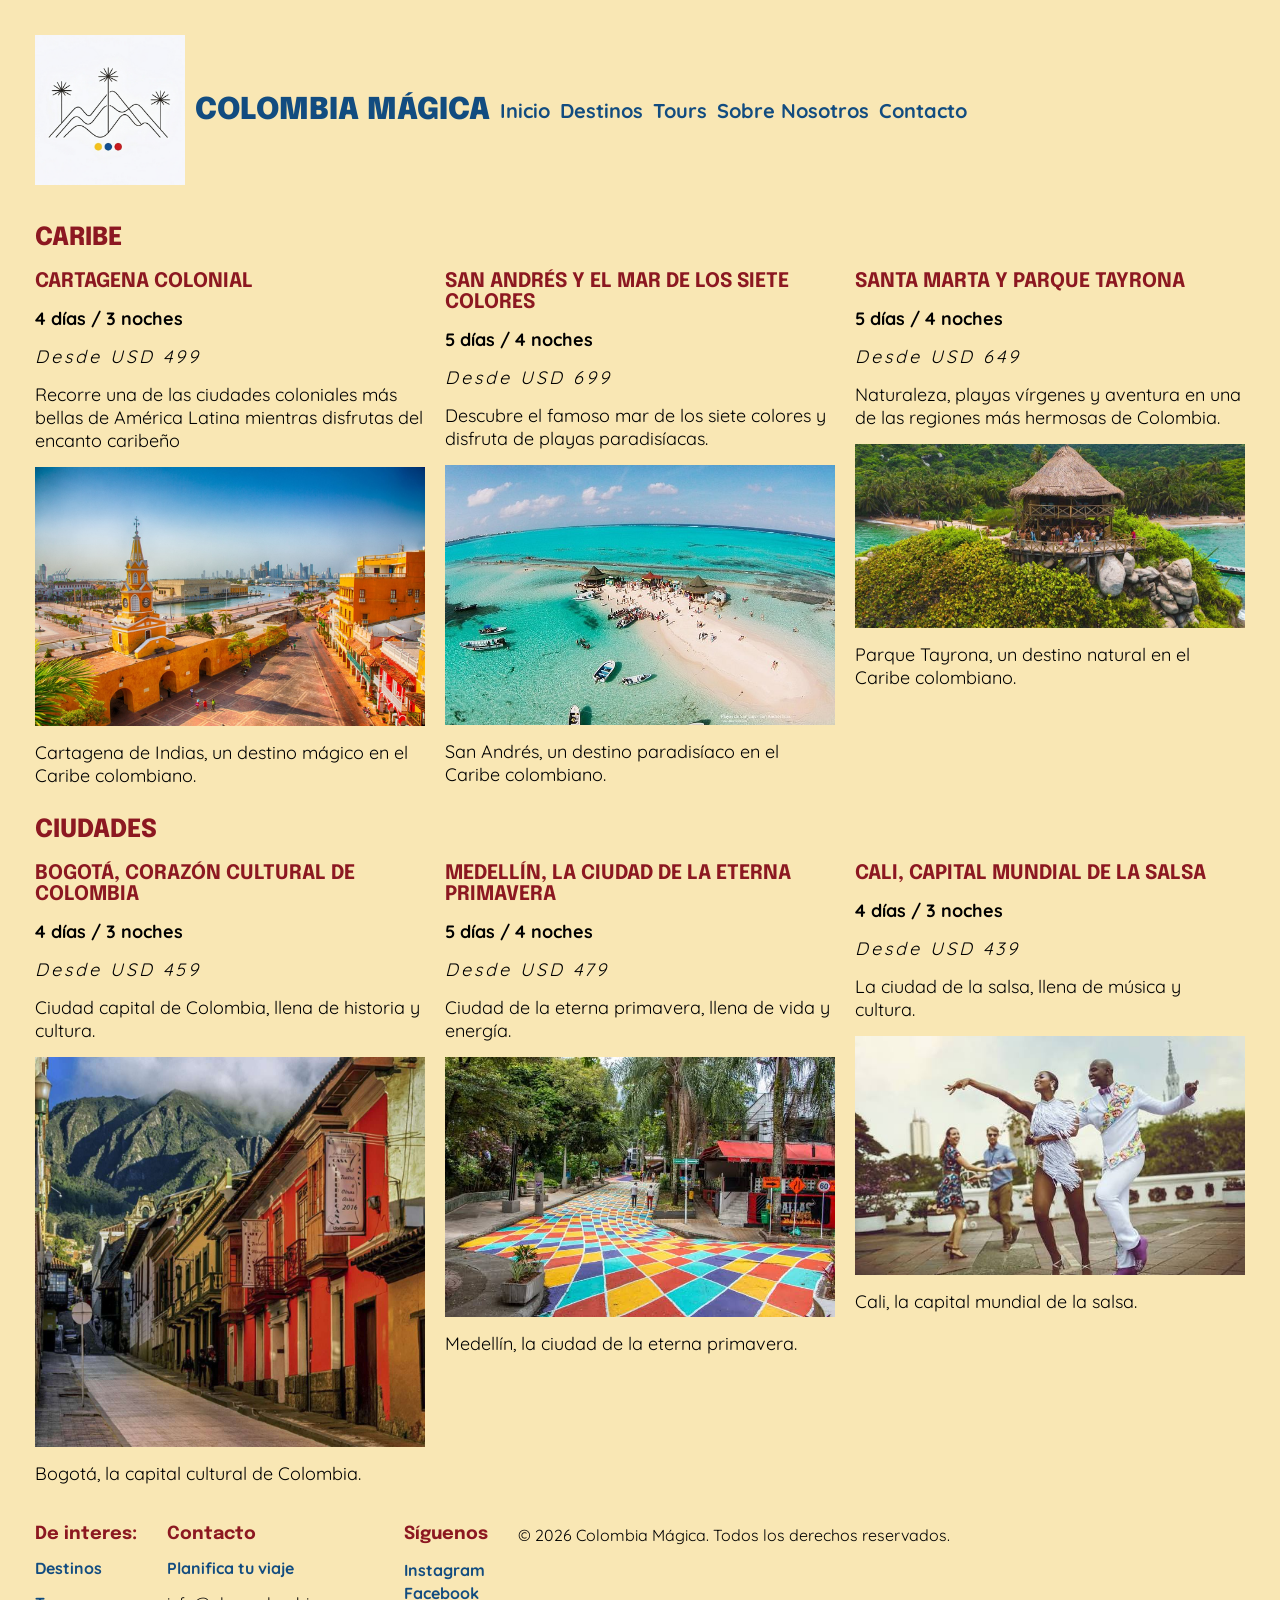
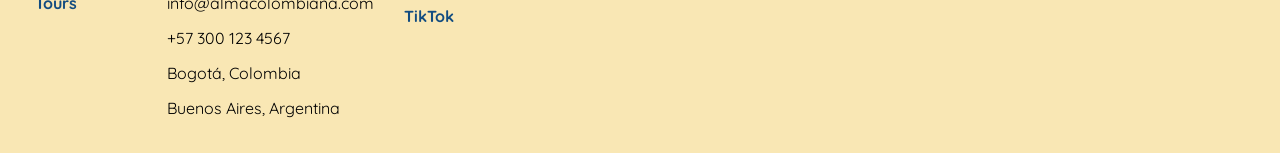
<file: pages/proyectos.html>
<!DOCTYPE html>
<html lang="es">
<head>
    <meta charset="UTF-8">
    <meta name="viewport" content="width=device-width, initial-scale=1.0">
    <title>COLOMBIA MÁGICA</title>
    <link rel="stylesheet" href="../styles/styles.css">
</head>
<body>
    <header>
        <figure>
            <img class="logoheader" src="../img/logo.png" alt="Logo colombia magica">
        </figure>
        <h1>COLOMBIA MÁGICA</h1>
        <nav>
            <ul>
                <li><a href="../index.html">Inicio</a></li>
                <li><a href="#">Destinos</a></li>
                <li><a href="../pages/servicios.html">Tours</a></li>
                <li><a href="../pages/sobre-mi.html">Sobre Nosotros</a></li>
                <li><a href="../pages/contacto.html">Contacto</a></li>
            </ul>
        </nav>
    </header>

    <main>
           <section class="proyectos-destinos-caribe">
            <h2 class="titulo-proyectos-destinos-caribe">CARIBE</h2>
            <article class="proyectos-destinos-cartagena">
               <h3>CARTAGENA COLONIAL</h3>
                   <p class="duracion">4 días / 3 noches</p>
                   <p class="precio">Desde USD 499</p>
                   <p>Recorre una de las ciudades coloniales más bellas de América Latina mientras disfrutas del encanto caribeño</p>
                <figure>
                    <img src="../img/cartagena1.jpg" alt="Cartagena de Indias, vista de catedral emblematica.">
                    <figcaption>Cartagena de Indias, un destino mágico en el Caribe colombiano.</figcaption>
                </figure>
            </article>
            <article class="proyectos-destinos-san-andres">
             <h3>SAN ANDRÉS Y EL MAR DE LOS SIETE COLORES</h3>
               <p class="duracion">5 días / 4 noches</p>
               <p class="precio">Desde USD 699</p>
               <p>Descubre el famoso mar de los siete colores y disfruta de playas paradisíacas.</p>
               <figure>
                   <img src="../img/san1.jpg" alt="San Andrés, vista del mar y playas de arena blanca.">
                   <figcaption>San Andrés, un destino paradisíaco en el Caribe colombiano.</figcaption>
               </figure>
            </article>
            <article class="proyectos-destinos-tayrona">
               <h3>SANTA MARTA Y PARQUE TAYRONA</h3>
               <p class="duracion">5 días / 4 noches</p>
               <p class="precio">Desde USD 649</p>
               <p>Naturaleza, playas vírgenes y aventura en una de las regiones más hermosas de Colombia.</p>
               <figure>
                   <img src="../img/tayrona3.jpg" alt="Parque Tayrona, vista de la selva tropical y las playas.">
                   <figcaption>Parque Tayrona, un destino natural en el Caribe colombiano.</figcaption>
               </figure>
           </article>
       </section>
       <section class="proyectos-destinos-ciudades">
            <h2 class="titulo-proyectos-destinos-ciudades">CIUDADES</h2>
            <article class="proyectos-destinos-bogota">
               <h3>BOGOTÁ, CORAZÓN CULTURAL DE COLOMBIA</h3>
                   <p class="duracion">4 días / 3 noches</p>
                   <p class="precio">Desde USD 459</p>
                   <p>Ciudad capital de Colombia, llena de historia y cultura.</p>
                <figure>
                    <img src="../img/bog1.jpg" alt="Bogotá, vista de una de sus calles del barrio de la candelaria">
                    <figcaption>Bogotá, la capital cultural de Colombia.</figcaption>
                </figure>
            </article>
            <article class="proyectos-destinos-medellin">
             <h3>MEDELLÍN, LA CIUDAD DE LA ETERNA PRIMAVERA</h3>
               <p class="duracion">5 días / 4 noches</p>
               <p class="precio">Desde USD 479</p>
               <p>Ciudad de la eterna primavera, llena de vida y energía.</p>
               <figure>
                   <img src="../img/med5.jpeg" alt="Provenza, barrio nocturno de Medellín.">
                   <figcaption>Medellín, la ciudad de la eterna primavera.</figcaption>
               </figure>
            </article>
            <article class="proyectos-destinos-cali">
               <h3>CALI, CAPITAL MUNDIAL DE LA SALSA</h3>
               <p class="duracion">4 días / 3 noches</p>
               <p class="precio">Desde USD 439</p>
               <p>La ciudad de la salsa, llena de música y cultura.</p>
               <figure>
                   <img src="../img/cali1.jpeg" alt="Pareja de bailarines de la salsa">
                   <figcaption>Cali, la capital mundial de la salsa.</figcaption>
               </figure>
           </article>
       </section>
    </main>

    <footer>
        <section>
        <h3>De interes:</h3>
           <nav>
               <a href="../pages/proyectos.html">Destinos</a>
               <a href="../pages/servicios.html">Tours</a>
           </nav>
       </section>
       <section>
           <h3>Contacto</h3>
           <a href="../pages/contacto.html">Planifica tu viaje</a>
           <p>info@almacolombiana.com</p>
           <p>+57 300 123 4567</p>
           <p>Bogotá, Colombia</p>
           <p>Buenos Aires, Argentina</p>
       </section>
       <section>
           <h3>Síguenos</h3>
           <ul>
               <li><a href="instagram.com">Instagram</a></li>
               <li><a href="facebook.com">Facebook</a></li>
               <li><a href="tiktok.com">TikTok</a></li>
           </ul>
       </section>
       <section>
           <p>© 2026 Colombia Mágica. Todos los derechos reservados.</p>
       </section>
    </footer> 
</body>
</html>
</file>
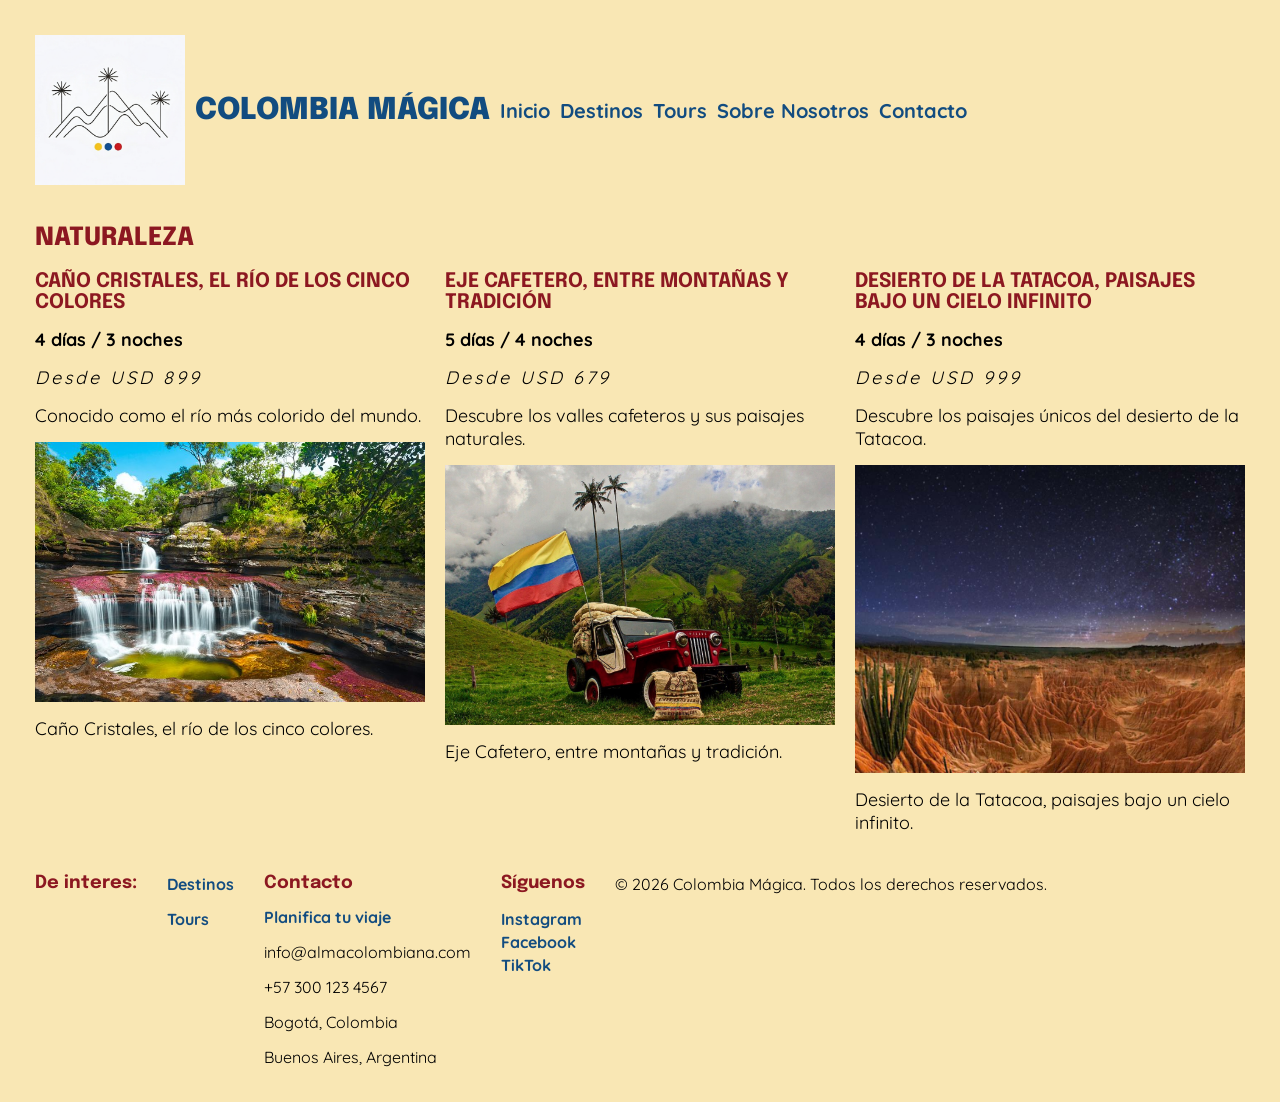
<file: pages/servicios.html>
<!DOCTYPE html>
<html lang="es">
<head>
    <meta charset="UTF-8">
    <meta name="viewport" content="width=device-width, initial-scale=1.0">
    <title>COLOMBIA MÁGICA</title>
    <link rel="stylesheet" href="../styles/styles.css">
</head>
<body>
    <header>
        <figure>
            <img class="logoheader" src="../img/logo.png" alt="Logo colombia magica">
        </figure>
        <h1>COLOMBIA MÁGICA</h1>
        <nav>
            <ul>
                <li><a href="../index.html">Inicio</a></li>
                <li><a href="#">Destinos</a></li>
                <li><a href="../pages/servicios.html">Tours</a></li>
                <li><a href="../pages/sobre-mi.html">Sobre Nosotros</a></li>
                <li><a href="../pages/contacto.html">Contacto</a></li>
            </ul>
        </nav>
    </header>

    <main>
           <section class="tours-naturaleza">
            <h2 class="titulo-tours-naturaleza">NATURALEZA</h2>
            <article class="tours-naturaleza-cristales">
               <h3>CAÑO CRISTALES, EL RÍO DE LOS CINCO COLORES</h3>
                   <p class="duracion">4 días / 3 noches</p>
                   <p class="precio">Desde USD 899</p>
                   <p>Conocido como el río más colorido del mundo.</p>
                <figure>
                    <img src="../img/cano1.jpg" alt="Caño Cristales, el río de los cinco colores">
                    <figcaption>Caño Cristales, el río de los cinco colores.</figcaption>
                </figure>
            </article>
            <article class="tours-naturaleza-cafetero">
             <h3>EJE CAFETERO, ENTRE MONTAÑAS Y TRADICIÓN</h3>
               <p class="duracion">5 días / 4 noches</p>
               <p class="precio">Desde USD 679</p>
               <p>Descubre los valles cafeteros y sus paisajes naturales.</p>
               <figure>
                   <img src="../img/eje1.jpg" alt="Valle cafetero, paisaje natural y tradicion colombiana, jeep y bandera de Colombia">
                   <figcaption>Eje Cafetero, entre montañas y tradición.</figcaption>
               </figure>
            </article>
            <article class="tours-naturaleza-desierto">
               <h3>DESIERTO DE LA TATACOA, PAISAJES BAJO UN CIELO INFINITO</h3>
               <p class="duracion">4 días / 3 noches</p>
               <p class="precio">Desde USD 999</p>
               <p>Descubre los paisajes únicos del desierto de la Tatacoa.</p>
               <figure>
                   <img src="../img/tatacoa2.jpg" alt="Desierto de la Tatacoa, paisaje natural en la noche con cielo estrellado">
                   <figcaption>Desierto de la Tatacoa, paisajes bajo un cielo infinito.</figcaption>
               </figure>
           </article>
       </section>
    </main>

    <footer>
        <h3>De interes:</h3>
           <nav>
               <a href="../pages/proyectos.html">Destinos</a>
               <a href="../pages/servicios.html">Tours</a>
           </nav>
       </section>
       <section>
           <h3>Contacto</h3>
           <a href="../pages/contacto.html">Planifica tu viaje</a>
           <p>info@almacolombiana.com</p>
           <p>+57 300 123 4567</p>
           <p>Bogotá, Colombia</p>
           <p>Buenos Aires, Argentina</p>
       </section>
       <section>
           <h3>Síguenos</h3>
           <ul>
               <li><a href="instagram.com">Instagram</a></li>
               <li><a href="facebook.com">Facebook</a></li>
               <li><a href="tiktok.com">TikTok</a></li>
           </ul>
       </section>
       <section>
           <p>© 2026 Colombia Mágica. Todos los derechos reservados.</p>
       </section>
    </footer> 
</body>
</html>
</file>
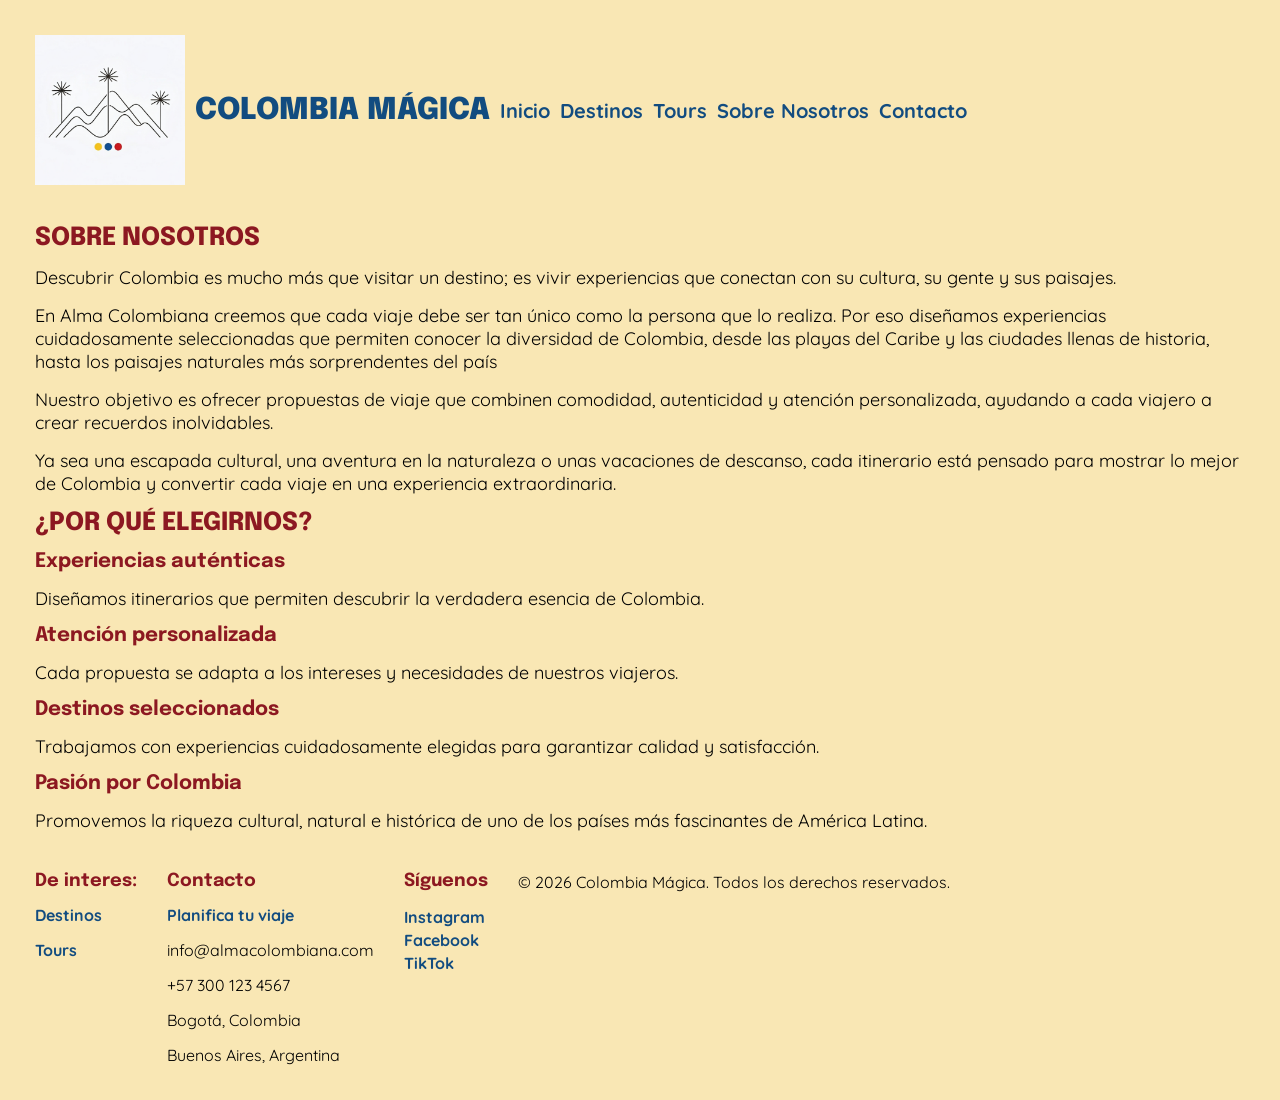
<file: pages/sobre-mi.html>
<!DOCTYPE html>
<html lang="es">
<head>
    <meta charset="UTF-8">
    <meta name="viewport" content="width=device-width, initial-scale=1.0">
    <title>COLOMBIA MÁGICA</title>
    <link rel="stylesheet" href="../styles/styles.css">
</head>
<body>
    <header>       
        <figure>
            <img class="logoheader" src="../img/logo.png" alt="Logo colombia magica">
        </figure>
        <h1>COLOMBIA MÁGICA</h1>
        <nav>
            <ul>
                <li><a href="../index.html">Inicio</a></li>
                <li><a href="../pages/proyectos.html">Destinos</a></li>
                <li><a href="../pages/servicios.html">Tours</a></li>
                <li><a href="#">Sobre Nosotros</a></li>
                <li><a href="../pages/contacto.html">Contacto</a></li>
            </ul>
        </nav>
    </header>

    <main>
           <section>
            <article>
                <h2>SOBRE NOSOTROS</h2>
                <p>Descubrir Colombia es mucho más que visitar un destino; es vivir experiencias que conectan con su cultura, su gente y sus paisajes.</p>
                <p>En Alma Colombiana creemos que cada viaje debe ser tan único como la persona que lo realiza. Por eso diseñamos experiencias cuidadosamente seleccionadas que permiten conocer la diversidad de Colombia, desde las playas del Caribe y las ciudades llenas de historia, hasta los paisajes naturales más sorprendentes del país</p>
                <p>Nuestro objetivo es ofrecer propuestas de viaje que combinen comodidad, autenticidad y atención personalizada, ayudando a cada viajero a crear recuerdos inolvidables.</p>
                <p>Ya sea una escapada cultural, una aventura en la naturaleza o unas vacaciones de descanso, cada itinerario está pensado para mostrar lo mejor de Colombia y convertir cada viaje en una experiencia extraordinaria.</p>
            </article>
            <article>
                <h2>¿POR QUÉ ELEGIRNOS?</h2>
                <h3>Experiencias auténticas</h3>
                    <p>Diseñamos itinerarios que permiten descubrir la verdadera esencia de Colombia.</p>
                <h3>Atención personalizada</h3>
                    <p>Cada propuesta se adapta a los intereses y necesidades de nuestros viajeros.</p>
                <h3>Destinos seleccionados</h3>
                    <p>Trabajamos con experiencias cuidadosamente elegidas para garantizar calidad y satisfacción.</p>
                <h3>Pasión por Colombia</h3>
                    <p>Promovemos la riqueza cultural, natural e histórica de uno de los países más fascinantes de América Latina.</p>
            </article>
       </section>
    </main>

    <footer>
       <section >
        <h3>De interes:</h3>
           <nav>
               <a href="../pages/proyectos.html">Destinos</a>
               <a href="../pages/servicios.html">Tours</a>
           </nav>
       </section>
       <section>
           <h3>Contacto</h3>
           <a href="../pages/contacto.html">Planifica tu viaje</a>
           <p>info@almacolombiana.com</p>
           <p>+57 300 123 4567</p>
           <p>Bogotá, Colombia</p>
           <p>Buenos Aires, Argentina</p>
       </section>
       <section>
           <h3>Síguenos</h3>
           <ul>
               <li><a href="instagram.com">Instagram</a></li>
               <li><a href="facebook.com">Facebook</a></li>
               <li><a href="tiktok.com">TikTok</a></li>
           </ul>
       </section>
       <section>
           <p>© 2026 Colombia Mágica. Todos los derechos reservados.</p>
       </section>
    </footer> 
</body>
</html>
</file>
<file: styles/styles.css>
@import url('https://fonts.googleapis.com/css2?family=Epilogue:ital,wght@0,100..900;1,100..900&family=Quicksand:wght@300..700&display=swap');
/*General*/
*{
    margin: 0;
    padding: 0;
    box-sizing: border-box;
}

html{
    font-size: 62.5%;
}
body{
    background-color: #F9E7B4;
    font-family: "Quicksand", sans-serif;
    font-size: 1.8rem;
    padding: 1.5rem;
}
h1,
h2,
h3,
h4,
h5,
h6{
    font-family: "Epilogue", sans-serif;
}
a{
    color: #124C80;
    text-decoration: none;
    font-weight: 800;
}
ul{
    list-style: none;
}
img{
    max-width: 100%;
}
.logoheader{
    width: 150px;
}
/*header*/
header{
    width: 100%;
    padding: 2rem;
    display: flex;
    flex-direction: column;
    align-items: center;
    gap: 1rem;
}
header nav ul{
    display: flex;
    flex-direction: row;
    flex-wrap: wrap;
    gap: 1rem;
}
h1{
    font-size: 3rem;
    font-weight: 900;
    color: #124C80;
}
header nav{
    font-size: 2rem;
}
/*main*/
main{
    width: 100%;
    padding: 2rem;
    display: flex;
    flex-direction: column;
    gap: 3rem;
}
section,
article,
figure{
    display: flex;
    flex-direction: column;
    gap: 1.5rem;
}
article{
    transition: transform 0.3s ease;
}

article:hover{
    transform: scale(1.02);
}
h2{
    color: #8C1821;
    font-weight: 800;
    font-size: 2.5rem;
}
h3{
    color: #8C1821;
    font-weight: 700;
    font-size: 2rem;
}
.duracion{
    font-weight: 700;
}
.precio{
    font-style: italic;
    letter-spacing: 0.3rem;
}
/*Form*/
form{
    display: flex;
    flex-direction: column;
    gap: 1rem;
}
fieldset{
    display: flex;
    flex-direction: column;
    gap: 1rem;
}
legend{
    font-weight: 700;
    font-size: 2rem;
}
.enviarformulario{
    font-weight: 900;
    font-size: 2rem;
    letter-spacing: 0.3rem;
}
/*footer*/
footer{
    width: 100%;
    padding: 2rem;
    display: flex;
    flex-direction: column;
    gap: 2rem;
}
footer section, footer nav{
    gap: 1.5rem;
    display: flex;
    flex-direction: column;
}
footer h3{
    font-size: 1.8rem;
}
footer p{
    font-size: 1.6rem;
}
footer a{
    font-size: 1.6rem;
    font-weight: 800;
}
/*DESTINOS DESTACADOS*/
.destinos-destacados{
    display: grid;
    gap: 2rem;
    grid-template-areas:
    "titulodestacados"
    "caribe"
    "ciudades"
    "naturaleza";
}
.titulo-destinos-destacados{
    grid-area: titulodestacados;
}
.destacados-caribe{
    grid-area: caribe;
}
.destacados-ciudades{
    grid-area: ciudades;
}
.destacados-naturaleza{
    grid-area: naturaleza;
}
/*TOURS NATURALEZA*/
.tours-naturaleza{
    display: grid;
    gap: 2rem;
    grid-template-areas:
    "titulotours"
    "cristales"
    "cafetero"
    "desierto";
}
.titulo-tours-naturaleza{
    grid-area: titulotours;
}
.tours-naturaleza-cristales{
    grid-area: cristales;
}
.tours-naturaleza-cafetero{
    grid-area: cafetero;
}
.tours-naturaleza-desierto{
    grid-area: desierto;
}

/*PROYECTOS DESTINOS*/
.proyectos-destinos-caribe{
    display: grid;
    gap: 2rem;
    grid-template-areas:
    "titulocaribe"
    "cartagena"
    "sanandres"
    "tayrona";
}
.titulo-proyectos-destinos-caribe{
    grid-area: titulocaribe;
}
.proyectos-destinos-cartagena{
    grid-area: cartagena;
}
.proyectos-destinos-san-andres{
    grid-area: sanandres;
}
.proyectos-destinos-tayrona{
    grid-area: tayrona;
}

.proyectos-destinos-ciudades{
    display: grid;
    gap: 2rem;
    grid-template-areas:
    "titulociudades"
    "bogota"
    "medellin"
    "cali";
}

.titulo-proyectos-destinos-ciudades{
    grid-area: titulociudades;
}
.proyectos-destinos-bogota{
    grid-area: bogota;
}
.proyectos-destinos-medellin{
    grid-area: medellin;
}
.proyectos-destinos-cali{
    grid-area: cali;
}

/* MEDIAQUERIES */
/* Mobile */
/* CSS base */

/* Tablet */
@media (min-width: 768px){
header{
    display: flex;
    flex-direction: row;
    align-items: center;
}
footer{
    display: flex;
    flex-direction: row;
    gap: 3rem;
}
.destinos-destacados{
    display: grid;
    grid-template-columns: 1fr 1fr;
    grid-template-areas:
    "titulodestacados titulodestacados"
    "caribe ciudades"
    "naturaleza naturaleza";
}
.tours-naturaleza{
    display: grid;
    grid-template-columns: 1fr 1fr;
    grid-template-areas:
    "titulotours titulotours"
    "cristales cafetero"
    "desierto desierto";
}
.proyectos-destinos-caribe{
    display: grid;
    grid-template-columns: 1fr 1fr;
    grid-template-areas:
    "titulocaribe titulocaribe"
    "cartagena sanandres"
    "tayrona tayrona";
}
.proyectos-destinos-ciudades{
    display: grid;
    gap: 2rem;
    grid-template-columns: 1fr 1fr;
    grid-template-areas:
    "titulociudades titulociudades"
    "bogota medellin"
    "cali cali";
}
}
/* Desktop */
@media (min-width: 1024px){
.destinos-destacados{
    display: grid;
    grid-template-columns: repeat(3, 1fr);
    grid-template-areas:
    "titulodestacados titulodestacados titulodestacados"
    "caribe ciudades naturaleza";
}
.tours-naturaleza{
    display: grid;
    grid-template-columns: repeat(3, 1fr);
    grid-template-areas:
    "titulotours titulotours titulotours"
    "cristales cafetero desierto";
}
.proyectos-destinos-caribe{
    display: grid;
    grid-template-columns:repeat(3, 1fr);
    grid-template-areas:
    "titulocaribe titulocaribe titulocaribe"
    "cartagena sanandres tayrona";
}
.proyectos-destinos-ciudades{
    display: grid;
    gap: 2rem;
    grid-template-columns:repeat(3, 1fr);
    grid-template-areas:
    "titulociudades titulociudades titulociudades"
    "bogota medellin cali";
}
}
</file>
